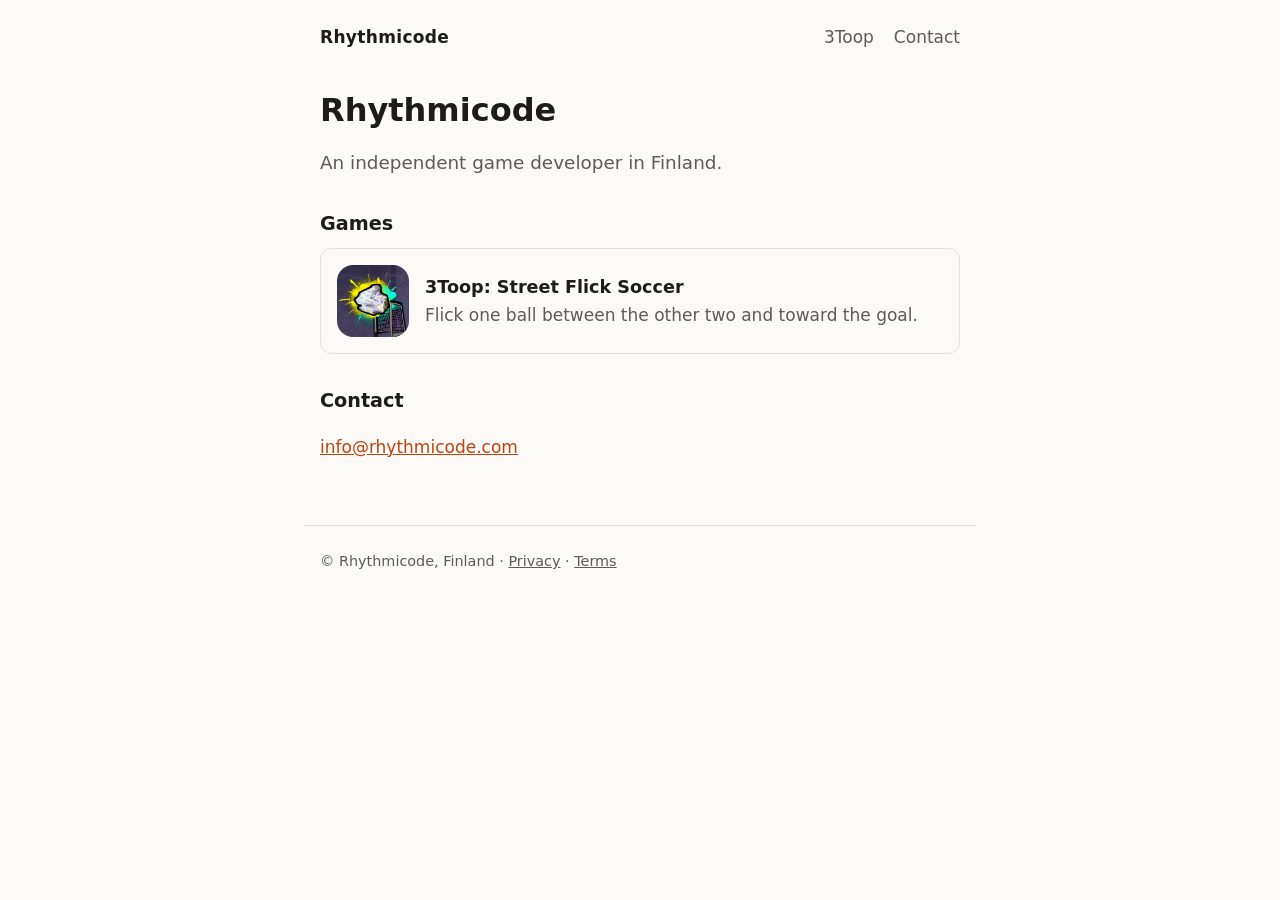
<file: index.html>
<!doctype html>
<html lang="en">
<head>
  <meta charset="utf-8">
  <meta name="viewport" content="width=device-width, initial-scale=1">
  <title>Rhythmicode</title>
  <meta name="description" content="Rhythmicode is an independent game developer in Finland, making 3Toop: Street Flick Soccer.">
  <link rel="icon" href="/3toop/icon.png?v=2">
  <link rel="stylesheet" href="/style.css">
</head>
<body>
  <header>
    <a class="brand" href="/">Rhythmicode</a>
    <nav>
      <a href="/3toop/">3Toop</a>
      <a href="mailto:info@rhythmicode.com">Contact</a>
    </nav>
  </header>
  <main>
    <h1>Rhythmicode</h1>
    <p class="lede">An independent game developer in Finland.</p>

    <h2>Games</h2>
    <a class="card" href="/3toop/">
      <img src="/3toop/icon.png?v=2" alt="">
      <div>
        <strong>3Toop: Street Flick Soccer</strong>
        <span>Flick one ball between the other two and toward the goal.</span>
      </div>
    </a>

    <h2>Contact</h2>
    <p><a href="mailto:info@rhythmicode.com">info@rhythmicode.com</a></p>
  </main>
  <footer>
    © Rhythmicode, Finland ·
    <a href="/3toop/privacy/">Privacy</a> ·
    <a href="/3toop/terms/">Terms</a>
  </footer>
</body>
</html>
</file>
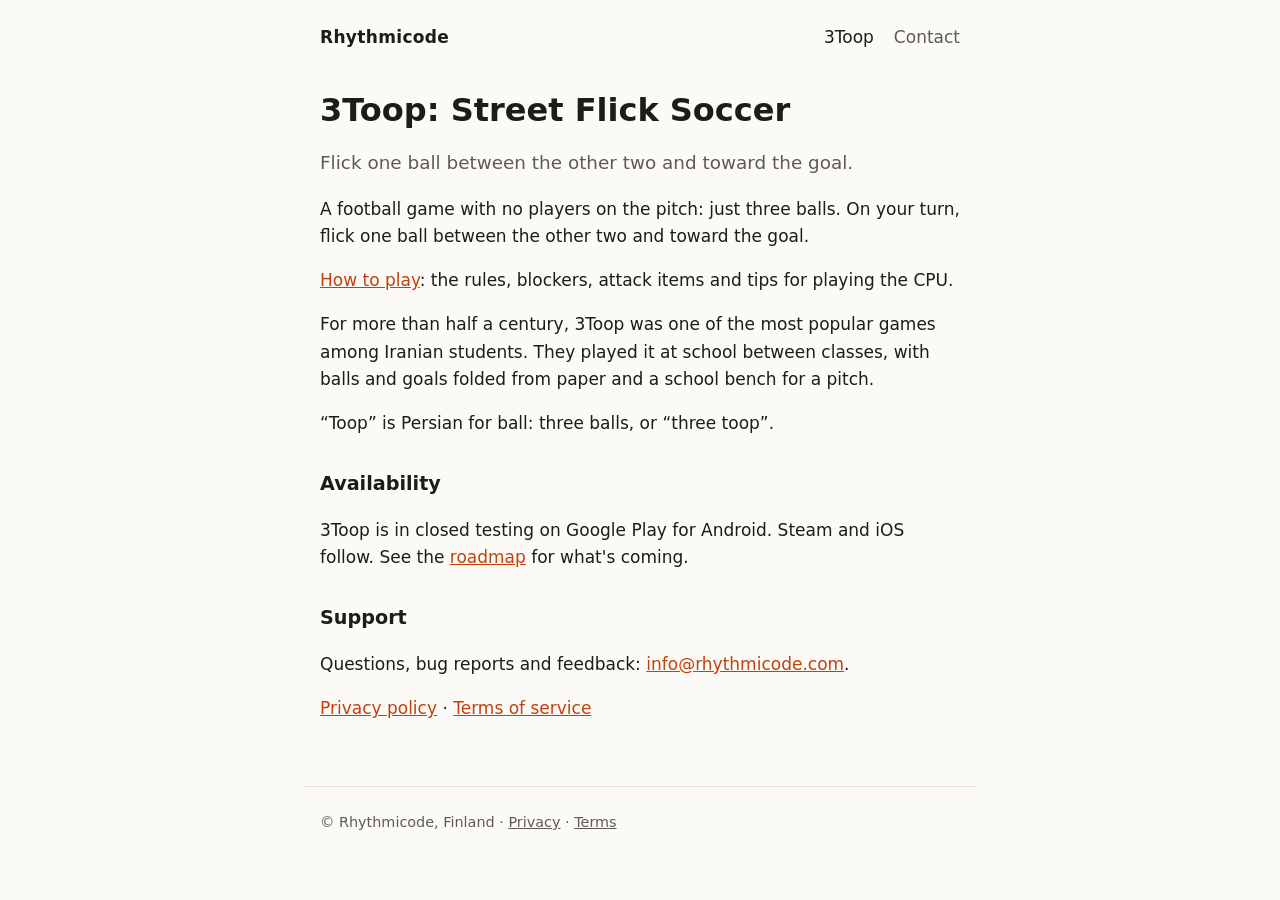
<file: 3toop/index.html>
<!doctype html>
<html lang="en">
<head>
  <meta charset="utf-8">
  <meta name="viewport" content="width=device-width, initial-scale=1">
  <title>3Toop: Street Flick Soccer</title>
  <meta name="description" content="A football game with no players on the pitch: just three balls.">
  <link rel="icon" href="/3toop/icon.png?v=2">
  <link rel="stylesheet" href="/style.css">
</head>
<body>
  <header>
    <a class="brand" href="/">Rhythmicode</a>
    <nav>
      <a href="/3toop/" aria-current="page">3Toop</a>
      <a href="mailto:info@rhythmicode.com">Contact</a>
    </nav>
  </header>
  <main>
    <h1>3Toop: Street Flick Soccer</h1>
    <p class="lede">Flick one ball between the other two and toward the goal.</p>

    <p>A football game with no players on the pitch: just three balls. On your
    turn, flick one ball between the other two and toward the goal.</p>

    <p><a href="/3toop/how-to-play/">How to play</a>: the rules, blockers,
    attack items and tips for playing the CPU.</p>

    <p>For more than half a century, 3Toop was one of the most popular games
    among Iranian students. They played it at school between classes, with
    balls and goals folded from paper and a school bench for a pitch.</p>

    <p>“Toop” is Persian for ball: three balls, or “three toop”.</p>

    <h2>Availability</h2>
    <p>3Toop is in closed testing on Google Play for Android. Steam and iOS
    follow. See the <a href="/3toop/roadmap/">roadmap</a> for what's coming.</p>

    <h2>Support</h2>
    <p>Questions, bug reports and feedback:
    <a href="mailto:info@rhythmicode.com">info@rhythmicode.com</a>.</p>

    <p><a href="/3toop/privacy/">Privacy policy</a> ·
    <a href="/3toop/terms/">Terms of service</a></p>
  </main>
  <footer>
    © Rhythmicode, Finland ·
    <a href="/3toop/privacy/">Privacy</a> ·
    <a href="/3toop/terms/">Terms</a>
  </footer>
</body>
</html>
</file>
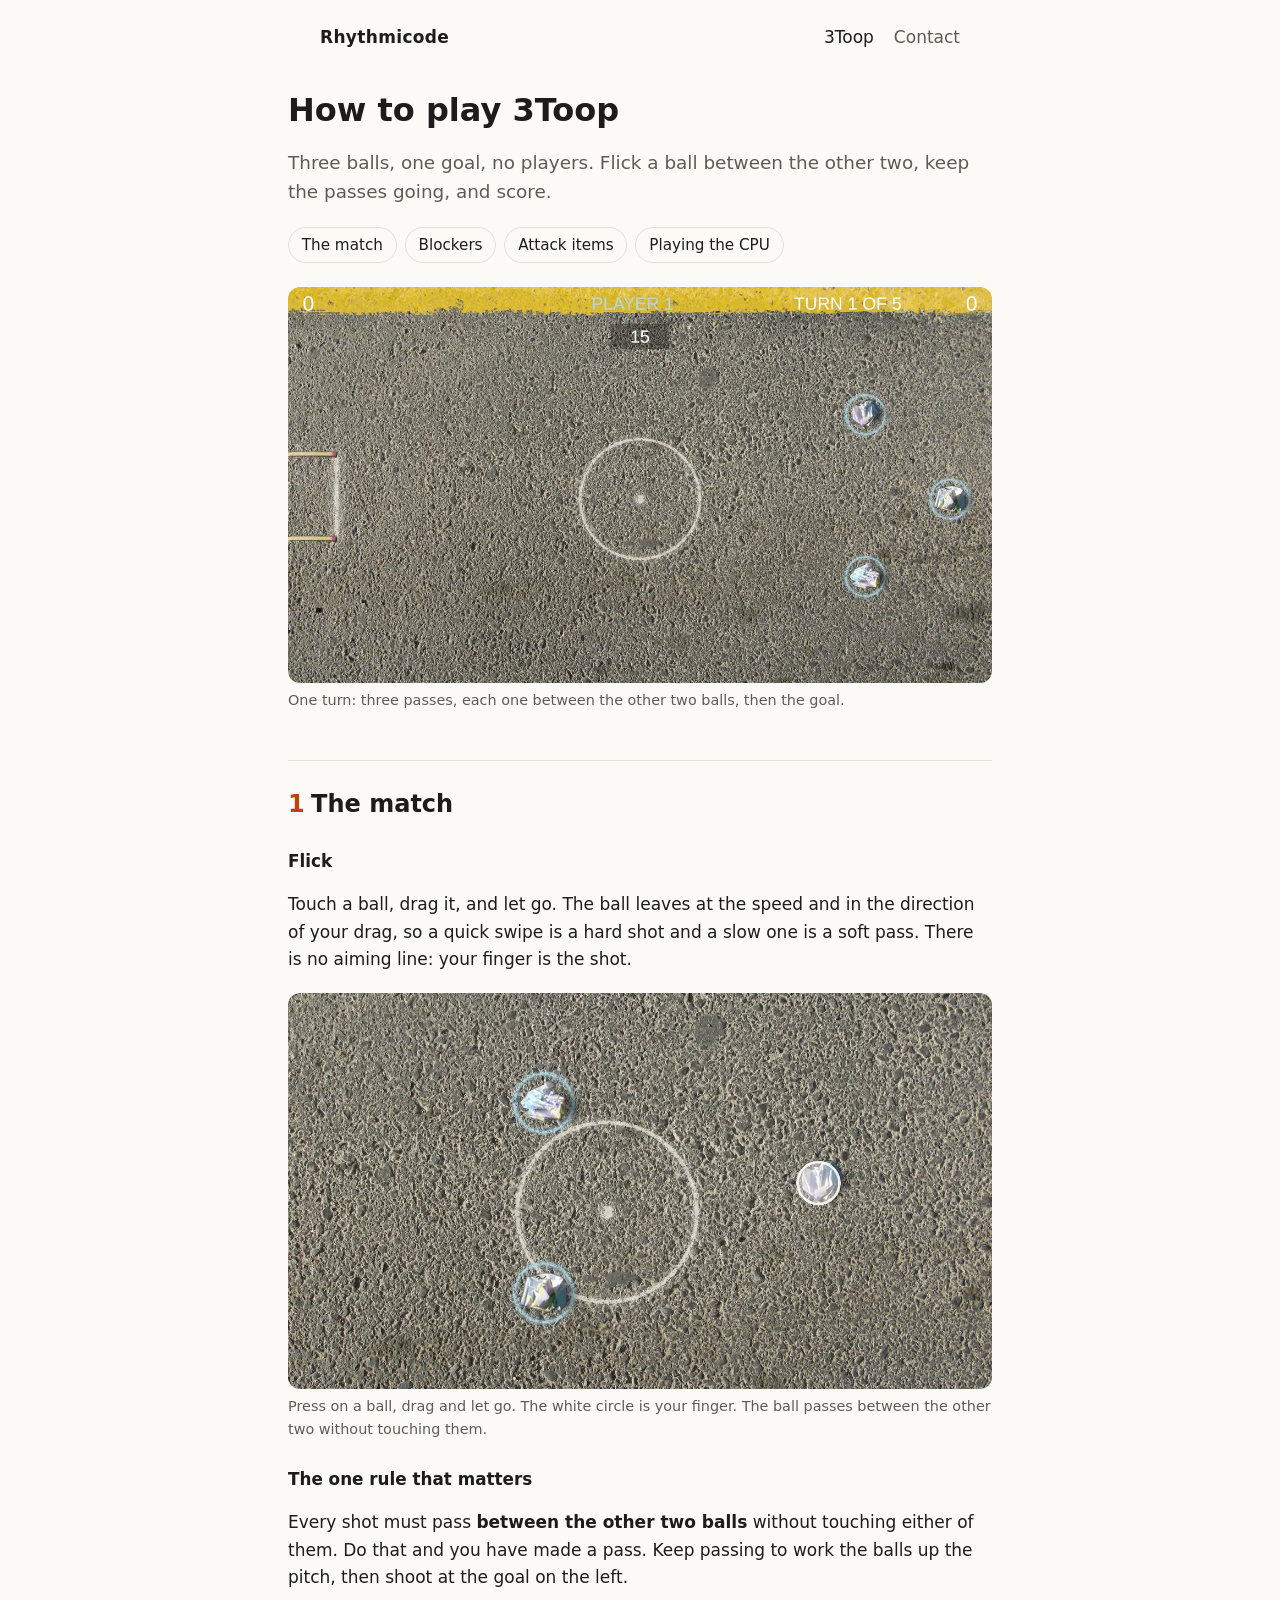
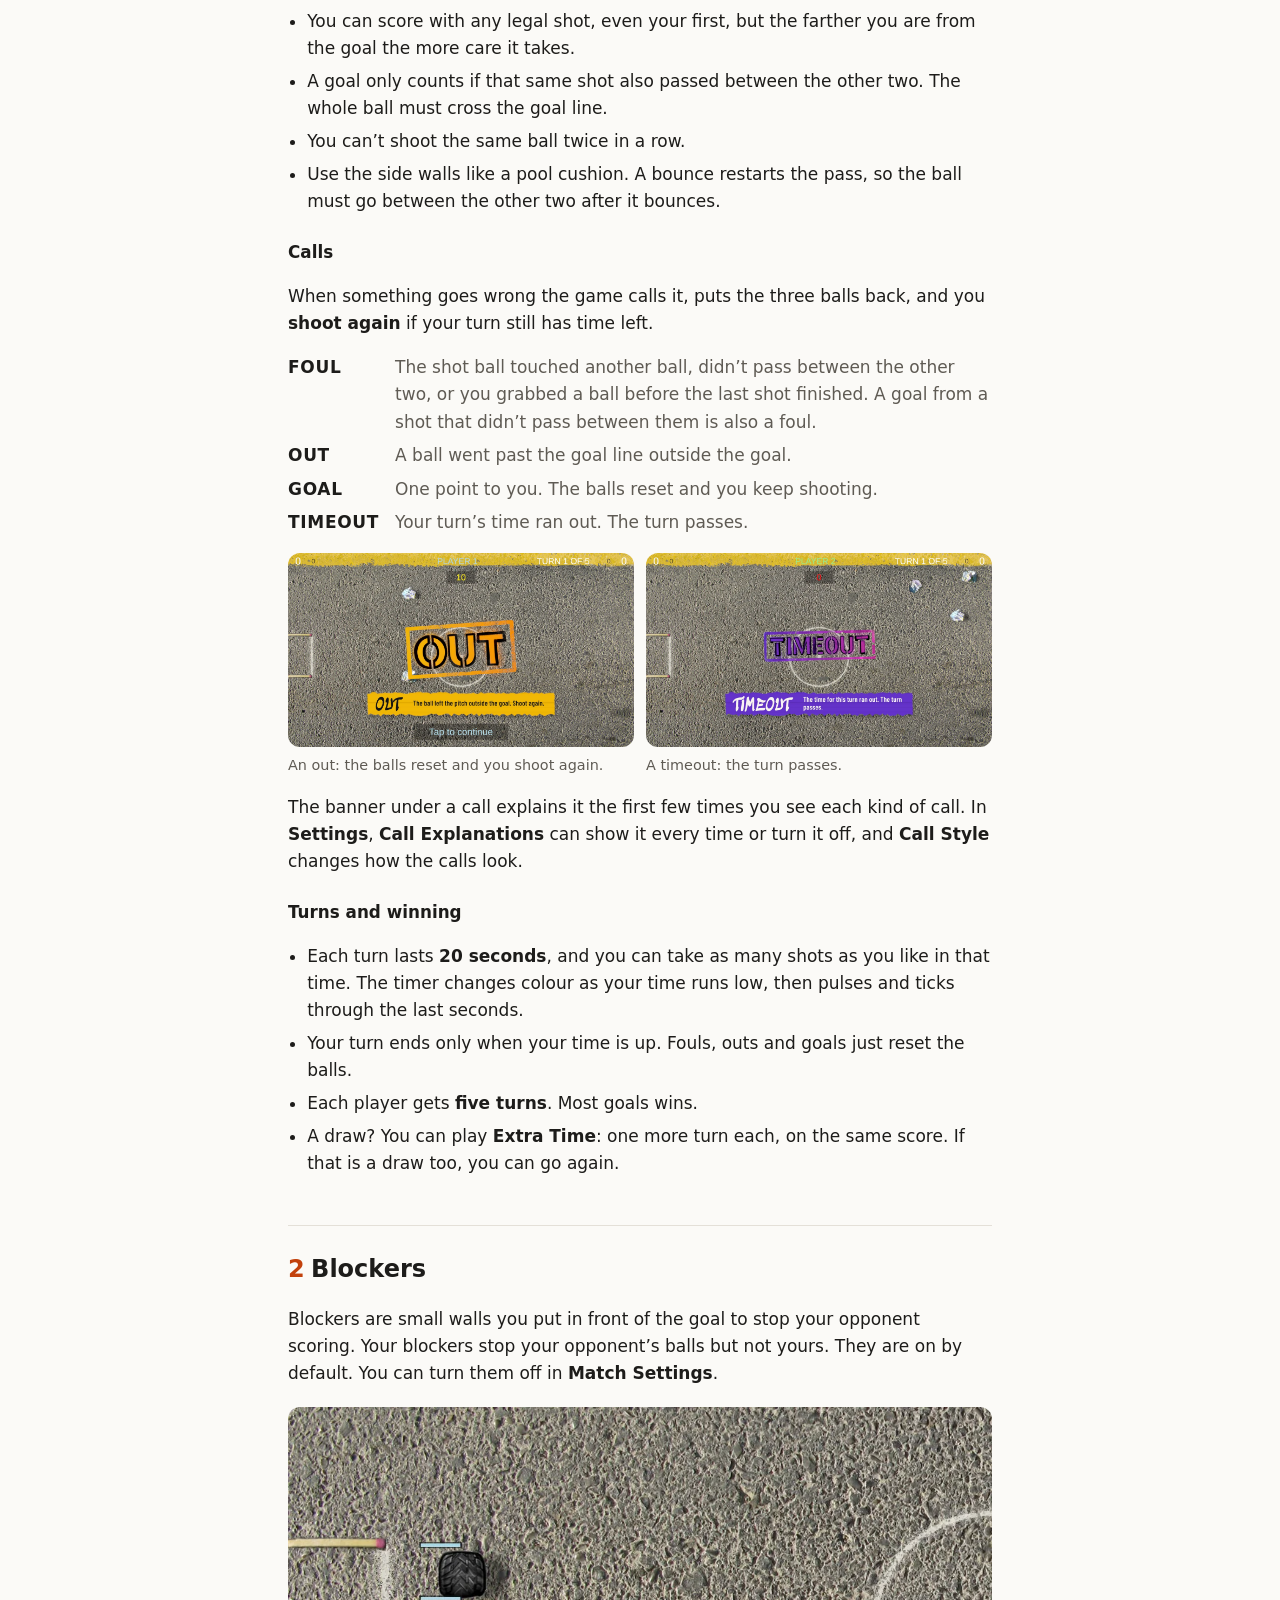
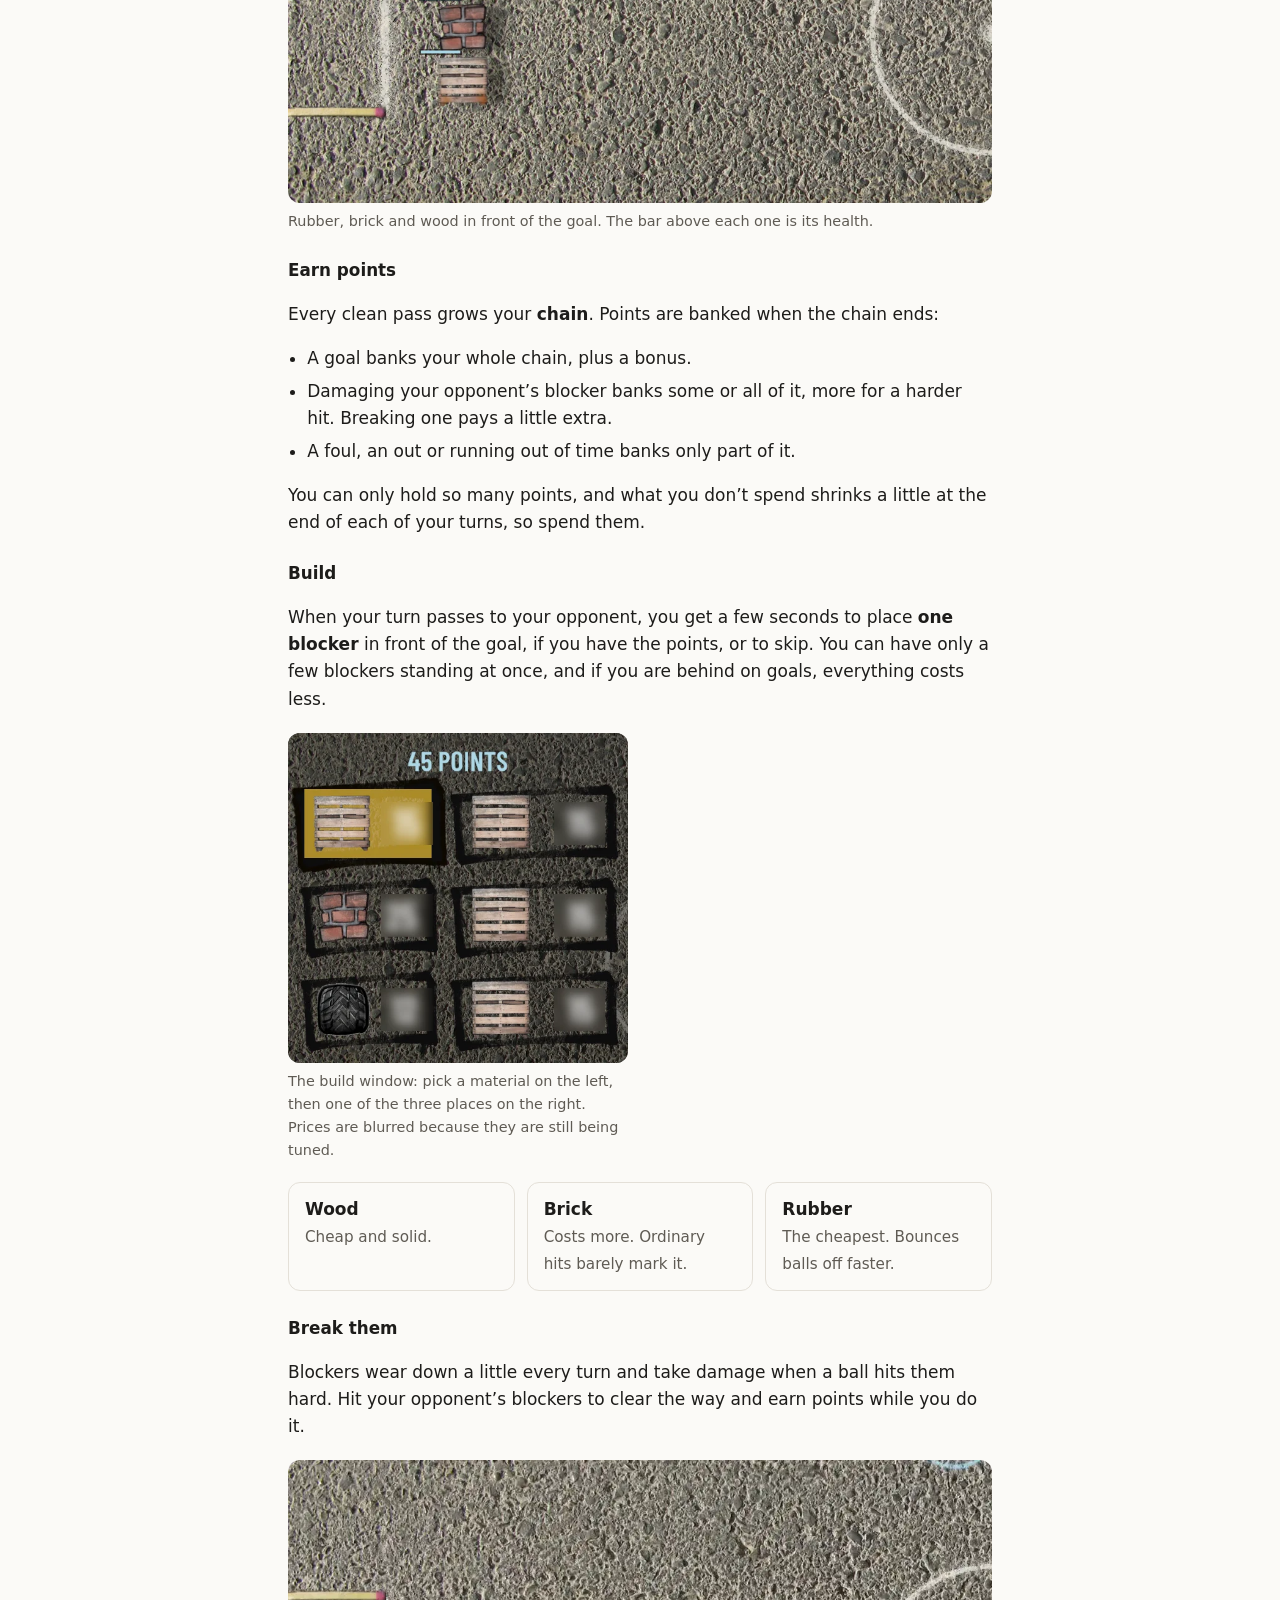
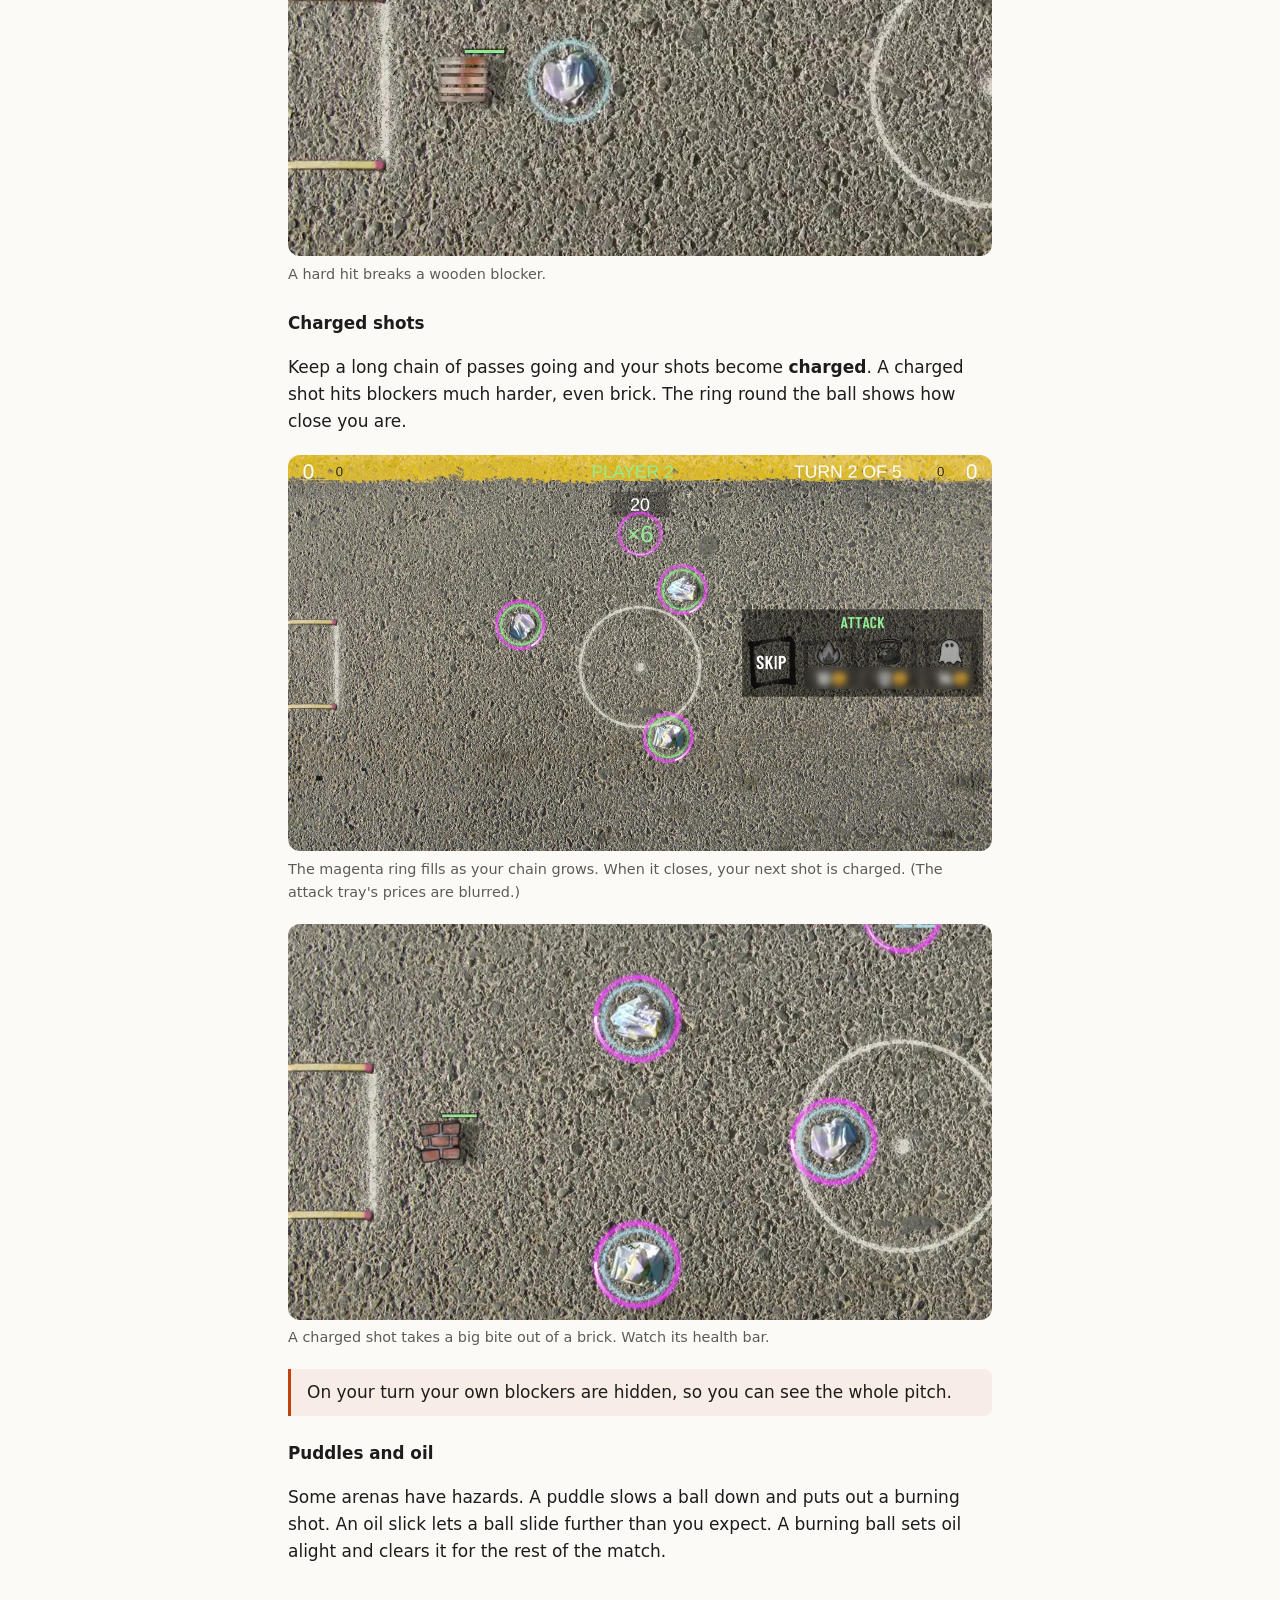
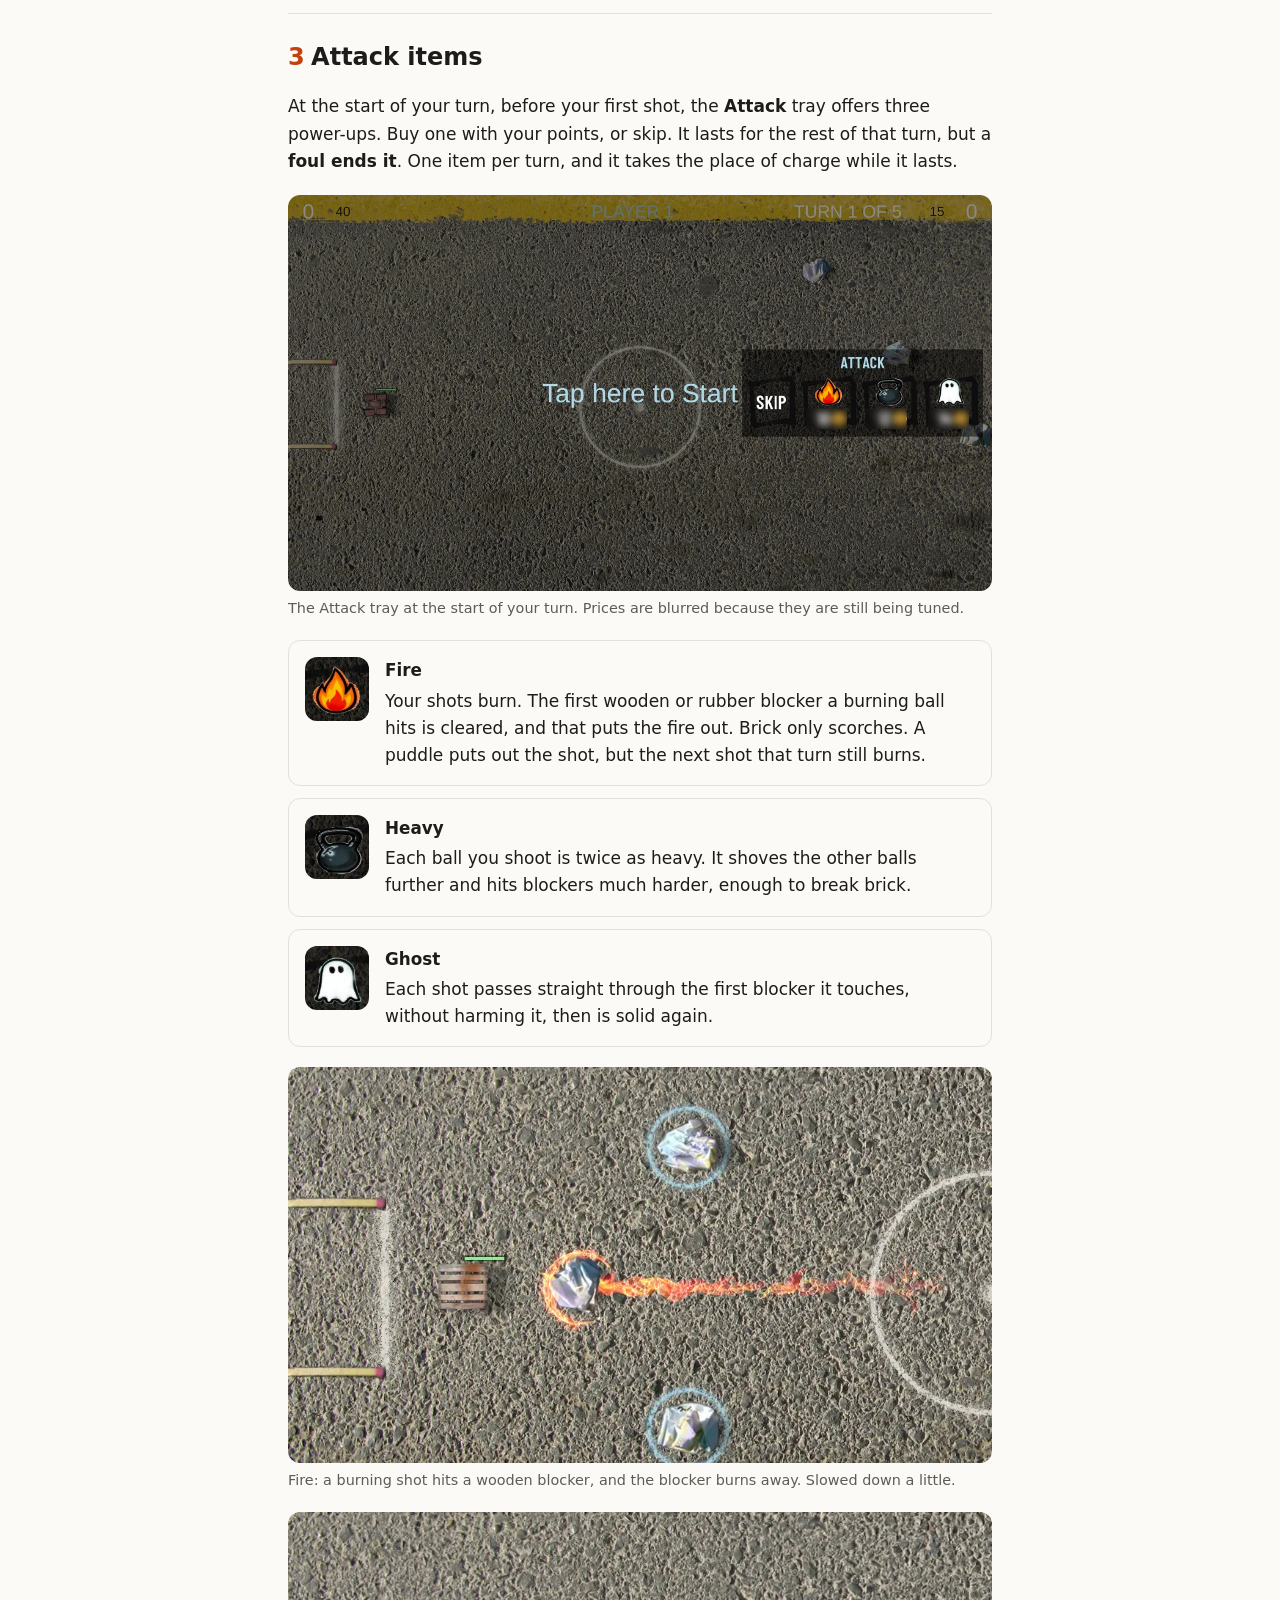
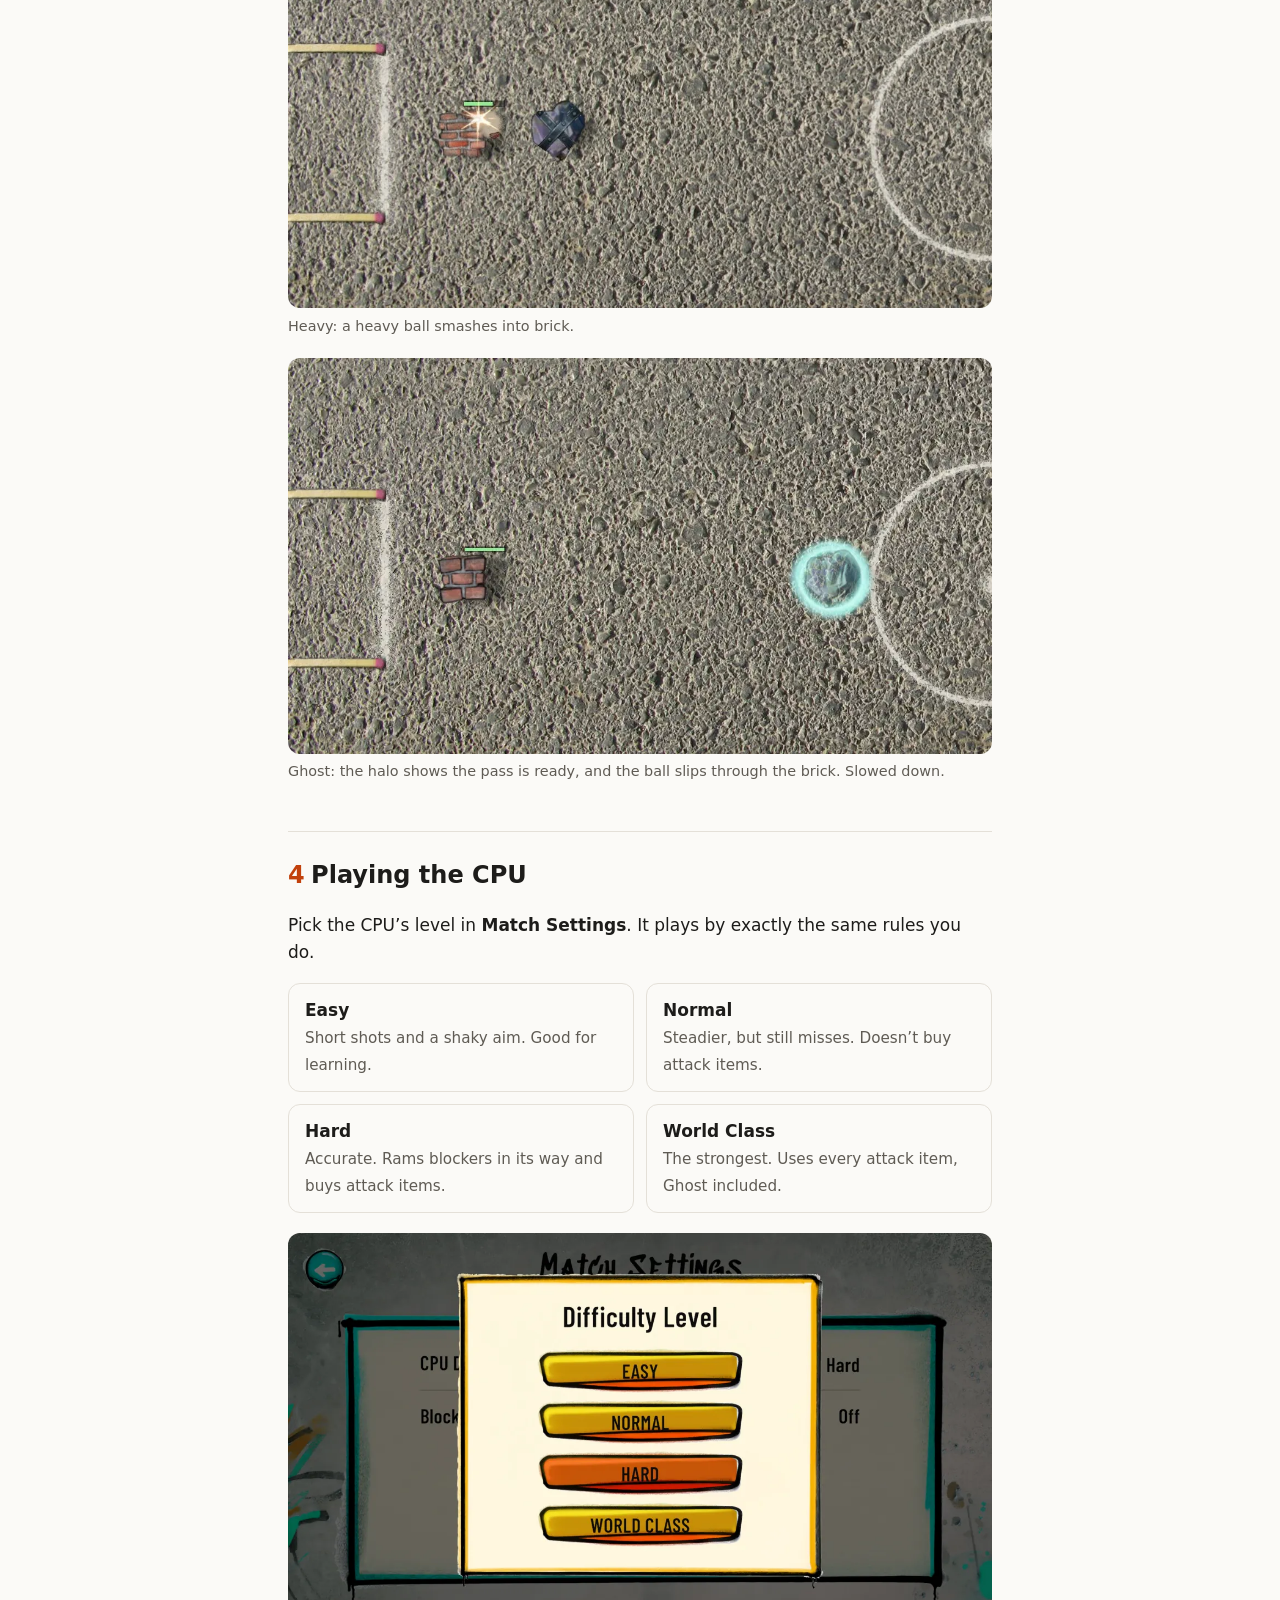
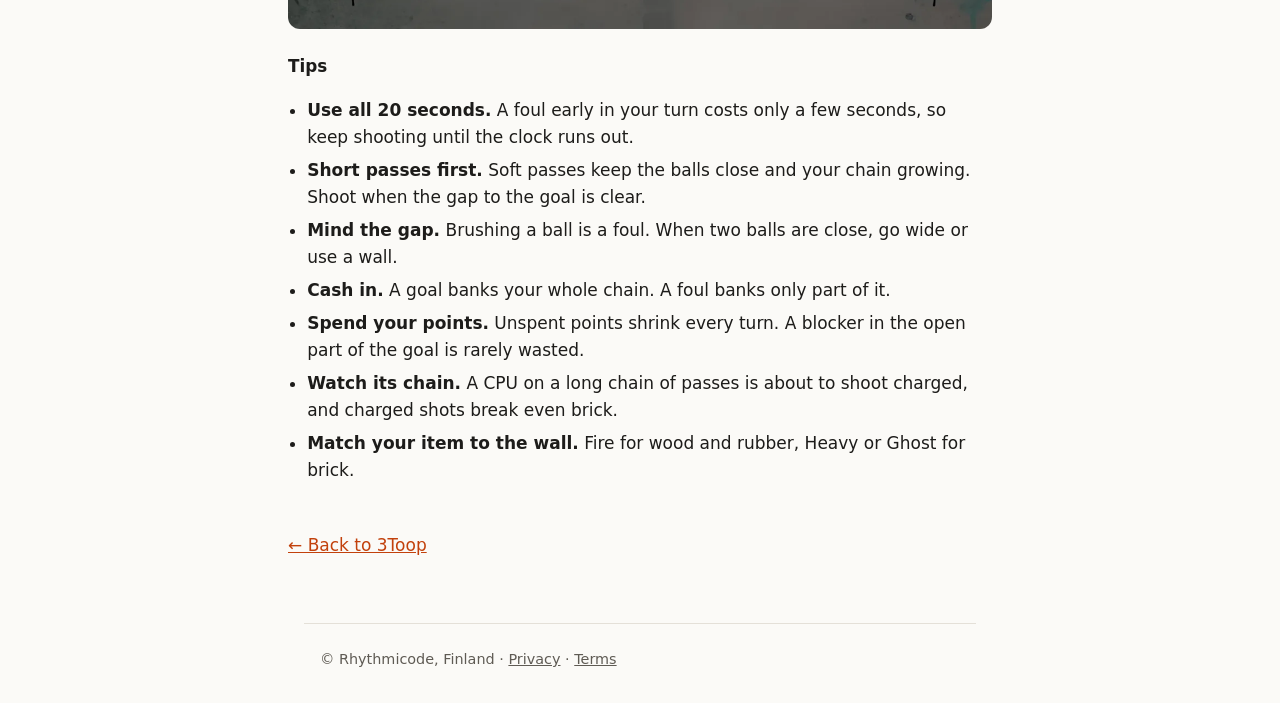
<file: 3toop/how-to-play/index.html>
<!doctype html>
<html lang="en">
<head>
  <meta charset="utf-8">
  <meta name="viewport" content="width=device-width, initial-scale=1">
  <title>How to play 3Toop</title>
  <meta name="description" content="The rules of 3Toop: Street Flick Soccer, with blockers, attack items and tips for playing the CPU.">
  <link rel="icon" href="/3toop/icon.png?v=2">
  <link rel="stylesheet" href="/style.css">
  <style>
    main { max-width: 46rem; }
    .toc { display: flex; flex-wrap: wrap; gap: 0.5rem; margin: 1.25rem 0 0.5rem; padding: 0; list-style: none; }
    .toc a {
      display: inline-block; padding: 0.3rem 0.8rem; border: 1px solid var(--rule);
      border-radius: 999px; color: var(--fg); text-decoration: none; font-size: 0.95rem;
    }
    .toc a:hover { border-color: var(--accent); color: var(--accent); }
    section { scroll-margin-top: 1rem; }
    section h2 {
      font-size: 1.5rem; margin: 3rem 0 0.75rem; padding-top: 1.5rem;
      border-top: 1px solid var(--rule);
    }
    h2 .num { color: var(--accent); margin-right: 0.4rem; }
    h3 { font-size: 1.05rem; margin: 1.5rem 0 0.25rem; }
    figure { margin: 1.25rem 0; }
    figure img, figure video {
      display: block; width: 100%; height: auto; border-radius: 12px;
      background: #3a3936; aspect-ratio: 16 / 9; object-fit: cover;
    }
    figcaption { color: var(--muted); font-size: 0.9rem; margin-top: 0.4rem; }
    figure.tray { max-width: 340px; }
    figure.tray img { aspect-ratio: auto; object-fit: contain; }
    .pair { display: grid; grid-template-columns: 1fr 1fr; gap: 0.75rem; }
    .pair figure { margin: 0; }
    .hero { margin-top: 1.5rem; }
    ul.rules { padding-left: 1.2rem; }
    ul.rules li { margin: 0.35rem 0; }
    .calls { display: grid; grid-template-columns: max-content 1fr; gap: 0.4rem 1rem; margin: 1rem 0; }
    .calls dt { font-weight: 700; letter-spacing: 0.04em; }
    .calls dd { margin: 0; color: var(--muted); }
    .callout {
      border-left: 3px solid var(--accent); padding: 0.6rem 1rem; margin: 1.25rem 0;
      background: color-mix(in srgb, var(--accent) 7%, transparent); border-radius: 0 8px 8px 0;
    }
    .items { display: grid; gap: 0.75rem; margin: 1rem 0; }
    .item {
      display: grid; grid-template-columns: 64px 1fr; gap: 1rem; align-items: start;
      padding: 1rem; border: 1px solid var(--rule); border-radius: 12px;
    }
    .item img { width: 64px; height: 64px; border-radius: 12px; }
    .item h3 { margin: 0 0 0.2rem; }
    .item p { margin: 0; }
    .levels { display: grid; grid-template-columns: repeat(2, 1fr); gap: 0.75rem; margin: 1rem 0; }
    .level { padding: 0.8rem 1rem; border: 1px solid var(--rule); border-radius: 12px; }
    .level strong { display: block; }
    .level span { color: var(--muted); font-size: 0.95rem; }
    .materials { display: grid; grid-template-columns: repeat(3, 1fr); gap: 0.75rem; margin: 1rem 0; }
    .material { padding: 0.8rem 1rem; border: 1px solid var(--rule); border-radius: 12px; }
    .material strong { display: block; }
    .material span { color: var(--muted); font-size: 0.95rem; }
    @media (max-width: 560px) {
      .pair, .materials, .levels { grid-template-columns: 1fr; }
      .calls { grid-template-columns: 1fr; gap: 0.1rem; }
      .calls dd { margin-bottom: 0.5rem; }
      .item { grid-template-columns: 48px 1fr; }
      .item img { width: 48px; height: 48px; }
    }
  </style>
</head>
<body>
  <header>
    <a class="brand" href="/">Rhythmicode</a>
    <nav>
      <a href="/3toop/" aria-current="page">3Toop</a>
      <a href="mailto:info@rhythmicode.com">Contact</a>
    </nav>
  </header>
  <main>
    <h1>How to play 3Toop</h1>
    <p class="lede">Three balls, one goal, no players. Flick a ball between the
    other two, keep the passes going, and score.</p>

    <ul class="toc">
      <li><a href="#match">The match</a></li>
      <li><a href="#blockers">Blockers</a></li>
      <li><a href="#attack">Attack items</a></li>
      <li><a href="#cpu">Playing the CPU</a></li>
    </ul>

    <figure class="hero">
      <video src="img/goal.mp4" poster="img/goal-poster.webp" autoplay muted loop playsinline
        aria-label="Three passes, each ball going between the other two, then a shot into the goal and GOAL"></video>
      <figcaption>One turn: three passes, each one between the other two balls, then the goal.</figcaption>
    </figure>

    <section id="match">
      <h2><span class="num">1</span>The match</h2>

      <h3>Flick</h3>
      <p>Touch a ball, drag it, and let go. The ball leaves at the speed and in
      the direction of your drag, so a quick swipe is a hard shot and a slow
      one is a soft pass. There is no aiming line: your finger is the shot.</p>

      <figure>
        <video src="img/flick.mp4" poster="img/flick-poster.webp" autoplay muted loop playsinline
          aria-label="A finger presses a ball, drags it and lets go, and the ball passes between the other two"></video>
        <figcaption>Press on a ball, drag and let go. The white circle is your finger. The ball passes between the other two without touching them.</figcaption>
      </figure>

      <h3>The one rule that matters</h3>
      <p>Every shot must pass <strong>between the other two balls</strong>
      without touching either of them. Do that and you have made a pass. Keep
      passing to work the balls up the pitch, then shoot at the goal on the
      left.</p>
      <ul class="rules">
        <li>You can score with any legal shot, even your first, but the farther
          you are from the goal the more care it takes.</li>
        <li>A goal only counts if that same shot also passed between the other
          two. The whole ball must cross the goal line.</li>
        <li>You can’t shoot the same ball twice in a row.</li>
        <li>Use the side walls like a pool cushion. A bounce restarts the
          pass, so the ball must go between the other two after it bounces.</li>
      </ul>

      <h3>Calls</h3>
      <p>When something goes wrong the game calls it, puts the three balls back,
      and you <strong>shoot again</strong> if your turn still has time left.</p>
      <dl class="calls">
        <dt>FOUL</dt>
        <dd>The shot ball touched another ball, didn’t pass between the other
          two, or you grabbed a ball before the last shot finished. A goal
          from a shot that didn’t pass between them is also a foul.</dd>
        <dt>OUT</dt>
        <dd>A ball went past the goal line outside the goal.</dd>
        <dt>GOAL</dt>
        <dd>One point to you. The balls reset and you keep shooting.</dd>
        <dt>TIMEOUT</dt>
        <dd>Your turn’s time ran out. The turn passes.</dd>
      </dl>

      <div class="pair">
        <figure>
          <img src="img/out.webp" width="1280" height="720" loading="lazy"
            alt="An OUT call over the pitch, with the banner: the ball left the pitch outside the goal, shoot again">
          <figcaption>An out: the balls reset and you shoot again.</figcaption>
        </figure>
        <figure>
          <img src="img/timeout.webp" width="1280" height="720" loading="lazy"
            alt="A TIMEOUT call, with the banner: the time for this turn ran out, the turn passes">
          <figcaption>A timeout: the turn passes.</figcaption>
        </figure>
      </div>
      <p>The banner under a call explains it the first few times you see each
      kind of call. In <strong>Settings</strong>, <strong>Call
      Explanations</strong> can show it every time or turn it off, and
      <strong>Call Style</strong> changes how the calls look.</p>

      <h3>Turns and winning</h3>
      <ul class="rules">
        <li>Each turn lasts <strong>20 seconds</strong>, and you can take as many
          shots as you like in that time. The timer changes colour as
          your time runs low, then pulses and ticks through the last
          seconds.</li>
        <li>Your turn ends only when your time is up. Fouls, outs and goals
          just reset the balls.</li>
        <li>Each player gets <strong>five turns</strong>. Most goals wins.</li>
        <li>A draw? You can play <strong>Extra Time</strong>: one more turn
          each, on the same score. If that is a draw too, you can go again.</li>
      </ul>
    </section>

    <section id="blockers">
      <h2><span class="num">2</span>Blockers</h2>
      <p>Blockers are small walls you put in front of the goal to stop your
      opponent scoring. Your blockers stop your opponent’s balls but not yours.
      They are on by default. You can turn them off in <strong>Match
      Settings</strong>.</p>

      <figure>
        <img src="img/blockers.webp" width="960" height="540" loading="lazy"
          alt="Three blockers in front of the goal: rubber, brick and wood, each with a health bar">
        <figcaption>Rubber, brick and wood in front of the goal. The bar above each one is its health.</figcaption>
      </figure>

      <h3>Earn points</h3>
      <p>Every clean pass grows your <strong>chain</strong>. Points are banked
      when the chain ends:</p>
      <ul class="rules">
        <li>A goal banks your whole chain, plus a bonus.</li>
        <li>Damaging your opponent’s blocker banks some or all of it, more for a
          harder hit. Breaking one pays a little extra.</li>
        <li>A foul, an out or running out of time banks only part of it.</li>
      </ul>
      <p>You can only hold so many points, and what you don’t spend shrinks a
      little at the end of each of your turns, so spend them.</p>

      <h3>Build</h3>
      <p>When your turn passes to your opponent, you get a few seconds to place
      <strong>one blocker</strong> in front of the goal, if you have the
      points, or to skip. You can have only a few blockers standing at once,
      and if you are behind on goals, everything costs less.</p>

      <figure class="tray">
        <img src="img/build-tray.webp" width="540" height="525" loading="lazy"
          alt="The build window: your points at the top, three materials on the left and three places on the right">
        <figcaption>The build window: pick a material on the left, then one of the three places on
        the right. Prices are blurred because they are still being tuned.</figcaption>
      </figure>

      <div class="materials">
        <div class="material"><strong>Wood</strong><span>Cheap and solid.</span></div>
        <div class="material"><strong>Brick</strong><span>Costs more. Ordinary hits barely mark it.</span></div>
        <div class="material"><strong>Rubber</strong><span>The cheapest. Bounces balls off faster.</span></div>
      </div>

      <h3>Break them</h3>
      <p>Blockers wear down a little every turn and take damage when a ball hits
      them hard. Hit your opponent’s blockers to clear the way and earn points
      while you do it.</p>

      <figure>
        <video src="img/blocker-break.mp4" poster="img/blocker-break-poster.webp" autoplay muted loop playsinline
          aria-label="A hard shot smashes a wooden blocker"></video>
        <figcaption>A hard hit breaks a wooden blocker.</figcaption>
      </figure>

      <h3>Charged shots</h3>
      <p>Keep a long chain of passes going and your shots become
      <strong>charged</strong>. A charged shot hits blockers much harder, even
      brick. The ring round the ball shows how close you are.</p>

      <figure>
        <img src="img/charge.webp" width="1280" height="720" loading="lazy"
          alt="At the start of a turn, magenta rings closed round each ball and round the ×6 chain counter under the timer">
        <figcaption>The magenta ring fills as your chain grows. When it closes, your next shot is charged. (The attack tray's prices are blurred.)</figcaption>
      </figure>

      <figure>
        <video src="img/charge-brick.mp4" poster="img/charge-brick-poster.webp" autoplay muted loop playsinline
          aria-label="A charged ball hits a brick blocker, and the brick's health bar drops sharply"></video>
        <figcaption>A charged shot takes a big bite out of a brick. Watch its health bar.</figcaption>
      </figure>

      <div class="callout">On your turn your own blockers are hidden, so you can
      see the whole pitch.</div>

      <h3>Puddles and oil</h3>
      <p>Some arenas have hazards. A puddle slows a ball down and puts out a
      burning shot. An oil slick lets a ball slide further than you expect. A
      burning ball sets oil alight and clears it for the rest of the match.</p>
    </section>

    <section id="attack">
      <h2><span class="num">3</span>Attack items</h2>
      <p>At the start of your turn, before your first shot, the
      <strong>Attack</strong> tray offers three power-ups. Buy one with your
      points, or skip. It lasts for the rest of that turn, but a
      <strong>foul ends it</strong>. One item per turn, and it takes the place
      of charge while it lasts.</p>

      <figure>
        <img src="img/attack-tray.webp" width="1280" height="720" loading="lazy"
          alt="The start of a turn: Tap here to Start, and the Attack tray with Skip, fire, Heavy and Ghost">
        <figcaption>The Attack tray at the start of your turn. Prices are blurred because they are still being tuned.</figcaption>
      </figure>

      <div class="items">
        <div class="item">
          <img src="img/icon-fire.webp" width="100" height="100" alt="">
          <div>
            <h3>Fire</h3>
            <p>Your shots burn. The first wooden or rubber blocker a burning
            ball hits is cleared, and that puts the fire out. Brick only
            scorches. A puddle puts out the shot, but the next shot that turn
            still burns.</p>
          </div>
        </div>
        <div class="item">
          <img src="img/icon-heavy.webp" width="100" height="100" alt="">
          <div>
            <h3>Heavy</h3>
            <p>Each ball you shoot is twice as heavy. It shoves the other balls
            further and hits blockers much harder, enough to break brick.</p>
          </div>
        </div>
        <div class="item">
          <img src="img/icon-ghost.webp" width="100" height="100" alt="">
          <div>
            <h3>Ghost</h3>
            <p>Each shot passes straight through the first blocker it touches,
            without harming it, then is solid again.</p>
          </div>
        </div>
      </div>

      <figure>
        <video src="img/fire-blocker.mp4" poster="img/fire-blocker-poster.webp" autoplay muted loop playsinline
          aria-label="A burning ball hits a wooden blocker, which chars and is cleared"></video>
        <figcaption>Fire: a burning shot hits a wooden blocker, and the blocker burns away. Slowed down a little.</figcaption>
      </figure>

      <figure>
        <img src="img/heavy.webp" width="960" height="540" loading="lazy"
          alt="A dark, heavy ball slams into a brick blocker in front of the goal">
        <figcaption>Heavy: a heavy ball smashes into brick.</figcaption>
      </figure>

      <figure>
        <video src="img/ghost.mp4" poster="img/ghost-poster.webp" autoplay muted loop playsinline
          aria-label="In slow motion, a ball with a pale halo slips straight through a brick blocker"></video>
        <figcaption>Ghost: the halo shows the pass is ready, and the ball slips through the brick. Slowed down.</figcaption>
      </figure>
    </section>

    <section id="cpu">
      <h2><span class="num">4</span>Playing the CPU</h2>
      <p>Pick the CPU’s level in <strong>Match Settings</strong>. It plays by
      exactly the same rules you do.</p>

      <div class="levels">
        <div class="level"><strong>Easy</strong><span>Short shots and a shaky aim. Good for learning.</span></div>
        <div class="level"><strong>Normal</strong><span>Steadier, but still misses. Doesn’t buy attack items.</span></div>
        <div class="level"><strong>Hard</strong><span>Accurate. Rams blockers in its way and buys attack items.</span></div>
        <div class="level"><strong>World Class</strong><span>The strongest. Uses every attack item, Ghost included.</span></div>
      </div>

      <figure>
        <img src="img/difficulty.webp" width="1280" height="720" loading="lazy"
          alt="The Difficulty Level menu: Easy, Normal, Hard, World Class">
      </figure>

      <h3>Tips</h3>
      <ul class="rules">
        <li><strong>Use all 20 seconds.</strong> A foul early in your turn costs
          only a few seconds, so keep shooting until the clock runs out.</li>
        <li><strong>Short passes first.</strong> Soft passes keep the balls close
          and your chain growing. Shoot when the gap to the goal is clear.</li>
        <li><strong>Mind the gap.</strong> Brushing a ball is a foul. When two
          balls are close, go wide or use a wall.</li>
        <li><strong>Cash in.</strong> A goal banks your whole chain. A foul
          banks only part of it.</li>
        <li><strong>Spend your points.</strong> Unspent points shrink every
          turn. A blocker in the open part of the goal is rarely wasted.</li>
        <li><strong>Watch its chain.</strong> A CPU on a long chain of passes is
          about to shoot charged, and charged shots break even brick.</li>
        <li><strong>Match your item to the wall.</strong> Fire for wood and
          rubber, Heavy or Ghost for brick.</li>
      </ul>
    </section>

    <p style="margin-top:3rem"><a href="/3toop/">← Back to 3Toop</a></p>
  </main>
  <footer>
    © Rhythmicode, Finland ·
    <a href="/3toop/privacy/">Privacy</a> ·
    <a href="/3toop/terms/">Terms</a>
  </footer>
</body>
</html>
</file>
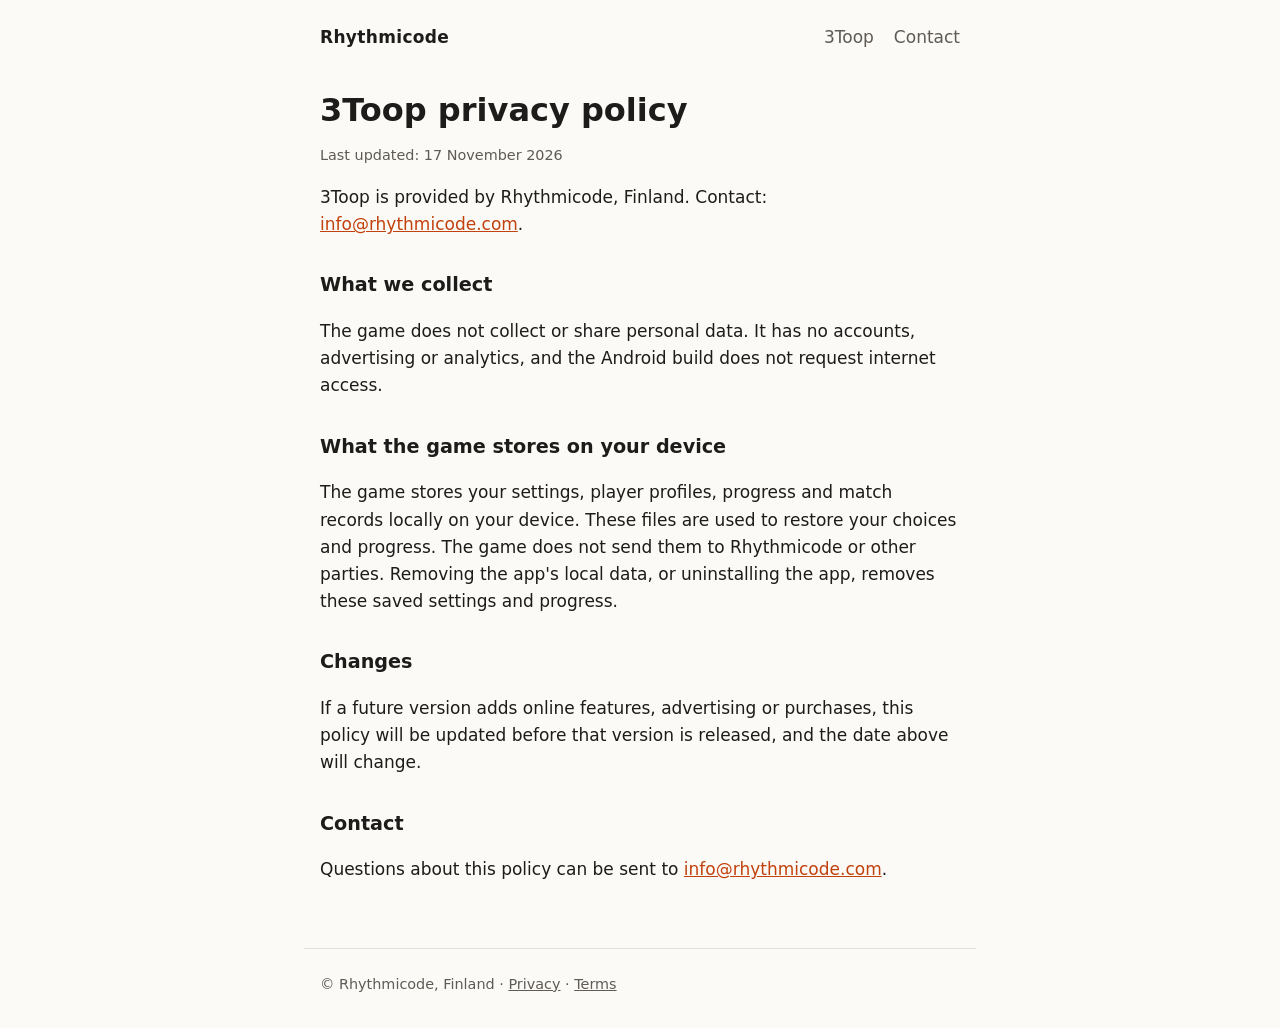
<file: 3toop/privacy/index.html>
<!doctype html>
<html lang="en">
<head>
  <meta charset="utf-8">
  <meta name="viewport" content="width=device-width, initial-scale=1">
  <title>3Toop Privacy Policy</title>
  <meta name="description" content="3Toop does not collect or share personal data.">
  <link rel="icon" href="/3toop/icon.png?v=2">
  <link rel="stylesheet" href="/style.css">
</head>
<body>
  <header>
    <a class="brand" href="/">Rhythmicode</a>
    <nav>
      <a href="/3toop/">3Toop</a>
      <a href="mailto:info@rhythmicode.com">Contact</a>
    </nav>
  </header>
  <main>
    <h1>3Toop privacy policy</h1>
    <p class="updated">Last updated: 17 November 2026</p>

    <p>3Toop is provided by Rhythmicode, Finland. Contact:
    <a href="mailto:info@rhythmicode.com">info@rhythmicode.com</a>.</p>

    <h2>What we collect</h2>
    <p>The game does not collect or share personal data. It has no accounts,
    advertising or analytics, and the Android build does not request internet
    access.</p>

    <h2>What the game stores on your device</h2>
    <p>The game stores your settings, player profiles, progress and match
    records locally on your device. These files are used to restore your
    choices and progress. The game does not send them to Rhythmicode or other
    parties. Removing the app's local data, or uninstalling the app, removes
    these saved settings and progress.</p>

    <h2>Changes</h2>
    <p>If a future version adds online features, advertising or purchases, this
    policy will be updated before that version is released, and the date above
    will change.</p>

    <h2>Contact</h2>
    <p>Questions about this policy can be sent to
    <a href="mailto:info@rhythmicode.com">info@rhythmicode.com</a>.</p>
  </main>
  <footer>
    © Rhythmicode, Finland ·
    <a href="/3toop/privacy/" aria-current="page">Privacy</a> ·
    <a href="/3toop/terms/">Terms</a>
  </footer>
</body>
</html>
</file>
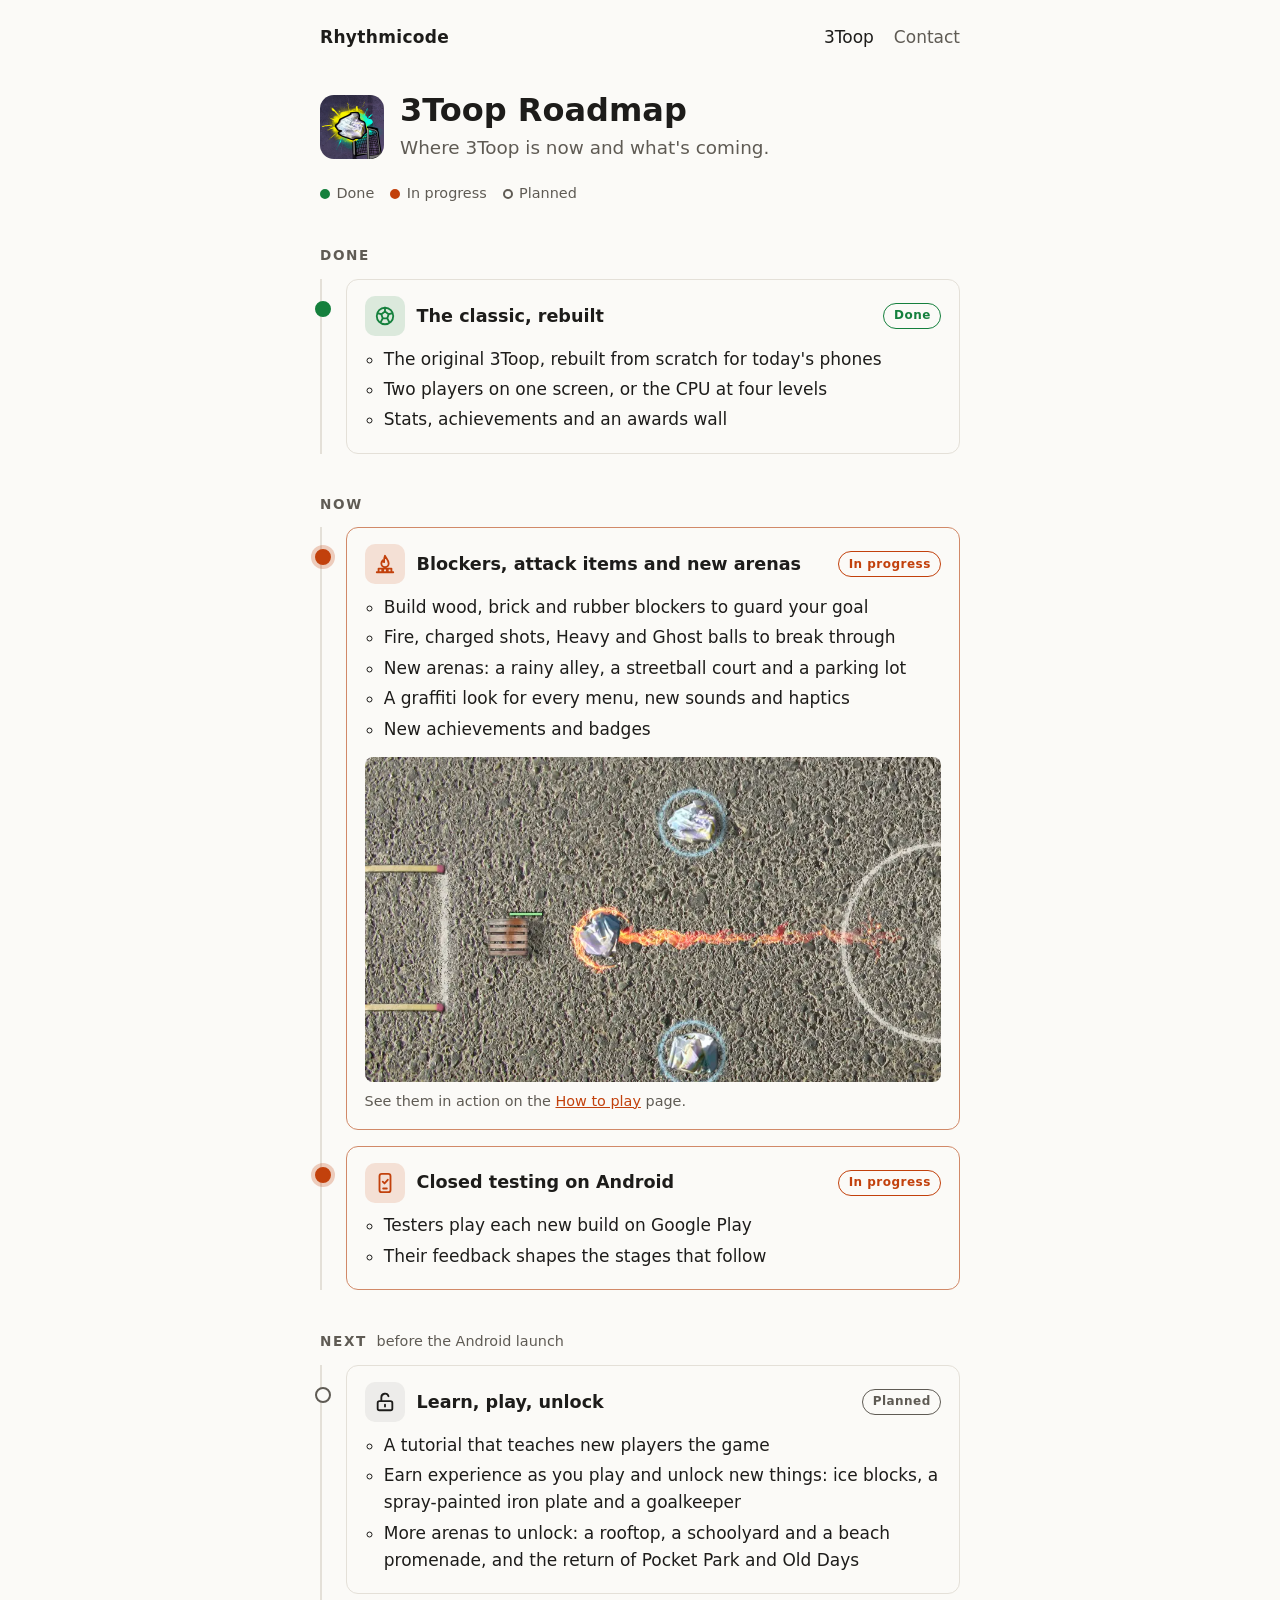
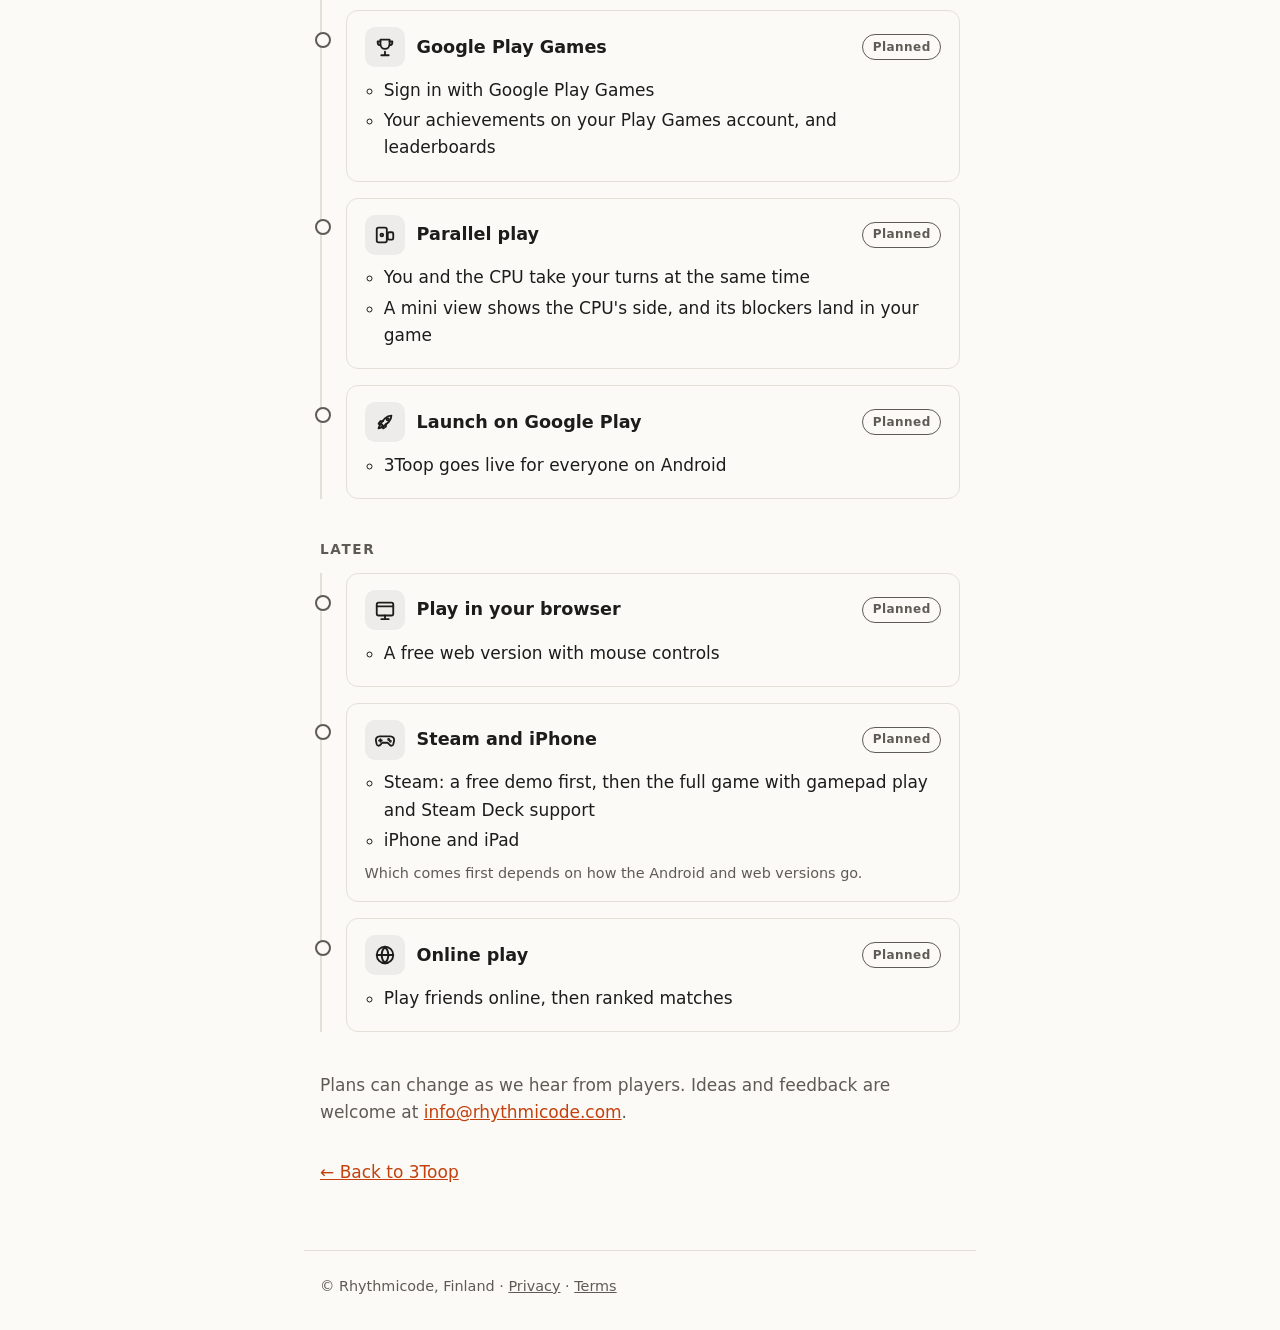
<file: 3toop/roadmap/index.html>
<!doctype html>
<html lang="en">
<head>
  <meta charset="utf-8">
  <meta name="viewport" content="width=device-width, initial-scale=1">
  <title>3Toop Roadmap</title>
  <meta name="description" content="Where 3Toop: Street Flick Soccer is now and what's coming next.">
  <link rel="icon" href="/3toop/icon.png?v=2">
  <link rel="stylesheet" href="/style.css">
  <style>
    :root { --done: #15803d; --now: var(--accent); --planned: var(--muted); }
    @media (prefers-color-scheme: dark) { :root { --done: #4ade80; } }

    .intro { display: flex; gap: 1rem; align-items: center; margin-top: 1rem; }
    .intro img { width: 64px; height: 64px; border-radius: 14px; flex: none; }
    .intro h1 { margin: 0; }
    .intro p { margin: 0.2rem 0 0; }

    .legend { display: flex; flex-wrap: wrap; gap: 0.5rem 1rem; margin: 1.25rem 0 0; padding: 0; list-style: none; font-size: 0.9rem; color: var(--muted); }
    .legend li { display: flex; align-items: center; gap: 0.4rem; }

    .group { margin-top: 2.5rem; }
    .group > h2 {
      display: flex; align-items: baseline; gap: 0.6rem; flex-wrap: wrap;
      font-size: 0.85rem; letter-spacing: 0.12em; text-transform: uppercase;
      color: var(--muted); margin: 0 0 0.75rem;
    }
    .group > h2 small { letter-spacing: 0; text-transform: none; font-weight: 400; font-size: 0.9rem; }

    ol.stages { list-style: none; margin: 0; padding: 0 0 0 1.5rem; border-left: 2px solid var(--rule); }
    .stage { position: relative; margin: 0 0 1rem; }
    .stage::before {
      content: ""; position: absolute; left: calc(-1.5rem - 7px); top: 1.35rem;
      width: 12px; height: 12px; border-radius: 50%;
      background: var(--bg); border: 2px solid var(--planned);
    }
    .stage.done::before { background: var(--done); border-color: var(--done); }
    .stage.now::before { background: var(--now); border-color: var(--now); box-shadow: 0 0 0 4px color-mix(in srgb, var(--now) 25%, transparent); }

    .card-s { border: 1px solid var(--rule); border-radius: 12px; padding: 1rem 1.1rem; }
    .stage.now .card-s { border-color: color-mix(in srgb, var(--now) 55%, var(--rule)); }
    .head { display: flex; align-items: center; gap: 0.75rem; }
    .icon {
      flex: none; width: 40px; height: 40px; border-radius: 10px;
      display: grid; place-items: center;
      background: color-mix(in srgb, var(--fg) 6%, transparent); color: var(--fg);
    }
    .stage.now .icon { background: color-mix(in srgb, var(--now) 14%, transparent); color: var(--now); }
    .stage.done .icon { background: color-mix(in srgb, var(--done) 14%, transparent); color: var(--done); }
    .icon svg { width: 22px; height: 22px; }
    .head h3 { margin: 0; font-size: 1.1rem; line-height: 1.3; flex: 1; }

    .status {
      flex: none; font-size: 0.75rem; font-weight: 600; letter-spacing: 0.04em;
      padding: 0.15rem 0.6rem; border-radius: 999px; white-space: nowrap;
      border: 1px solid currentColor; color: var(--planned);
    }
    .status.done { color: var(--done); }
    .status.now { color: var(--now); }

    .card-s ul { margin: 0.6rem 0 0; padding-left: 1.2rem; }
    .card-s li { margin: 0.2rem 0; }
    .note { color: var(--muted); font-size: 0.9rem; margin: 0.5rem 0 0; }

    .card-s figure { margin: 0.9rem 0 0; }
    .card-s figure img {
      display: block; width: 100%; height: auto; border-radius: 8px;
      aspect-ratio: 16 / 9; object-fit: cover; background: #3a3936;
    }

    .dot { width: 10px; height: 10px; border-radius: 50%; border: 2px solid var(--planned); }
    .dot.done { background: var(--done); border-color: var(--done); }
    .dot.now { background: var(--now); border-color: var(--now); }

    .changes { margin-top: 2.5rem; color: var(--muted); }

    @media (max-width: 480px) {
      ol.stages { padding-left: 1.1rem; }
      .stage::before { left: calc(-1.1rem - 7px); }
      .card-s { padding: 0.9rem; }
      .head { flex-wrap: wrap; }
      .head h3 { flex-basis: calc(100% - 52px); }
      .status { margin-left: 52px; }
    }
  </style>
</head>
<body>
  <header>
    <a class="brand" href="/">Rhythmicode</a>
    <nav>
      <a href="/3toop/" aria-current="page">3Toop</a>
      <a href="mailto:info@rhythmicode.com">Contact</a>
    </nav>
  </header>
  <main>
    <div class="intro">
      <img src="/3toop/icon.png?v=2" width="64" height="64" alt="">
      <div>
        <h1>3Toop Roadmap</h1>
        <p class="lede">Where 3Toop is now and what's coming.</p>
      </div>
    </div>

    <ul class="legend" aria-label="Status key">
      <li><span class="dot done"></span>Done</li>
      <li><span class="dot now"></span>In progress</li>
      <li><span class="dot"></span>Planned</li>
    </ul>

    <section class="group" aria-labelledby="g-done">
      <h2 id="g-done">Done</h2>
      <ol class="stages">
        <li class="stage done">
          <div class="card-s">
            <div class="head">
              <span class="icon" aria-hidden="true"><svg viewBox="0 0 24 24" fill="none" stroke="currentColor" stroke-width="2" stroke-linecap="round" stroke-linejoin="round"><circle cx="12" cy="12" r="9"/><path d="M12 7l4 3-1.5 4.5h-5L8 10z"/><path d="M12 7V3M16 10l4-1M14.5 14.5l2 4M9.5 14.5l-2 4M8 10L4 9"/></svg></span>
              <h3>The classic, rebuilt</h3>
              <span class="status done">Done</span>
            </div>
            <ul>
              <li>The original 3Toop, rebuilt from scratch for today's phones</li>
              <li>Two players on one screen, or the CPU at four levels</li>
              <li>Stats, achievements and an awards wall</li>
            </ul>
          </div>
        </li>
      </ol>
    </section>

    <section class="group" aria-labelledby="g-now">
      <h2 id="g-now">Now</h2>
      <ol class="stages">
        <li class="stage now">
          <div class="card-s">
            <div class="head">
              <span class="icon" aria-hidden="true"><svg viewBox="0 0 24 24" fill="none" stroke="currentColor" stroke-width="2" stroke-linecap="round" stroke-linejoin="round"><path d="M12 3c1 3 4 4.5 4 8.5a4 4 0 0 1-8 0c0-1.6.7-2.7 1.5-3.5.2 1.4 1 2 1.5 2C11 7.5 11 5 12 3z"/><path d="M3 21h18M5 21v-4h4v4M10 21v-4h4v4M15 21v-4h4v4"/></svg></span>
              <h3>Blockers, attack items and new arenas</h3>
              <span class="status now">In progress</span>
            </div>
            <ul>
              <li>Build wood, brick and rubber blockers to guard your goal</li>
              <li>Fire, charged shots, Heavy and Ghost balls to break through</li>
              <li>New arenas: a rainy alley, a streetball court and a parking lot</li>
              <li>A graffiti look for every menu, new sounds and haptics</li>
              <li>New achievements and badges</li>
            </ul>
            <figure>
              <img src="/3toop/how-to-play/img/fire-blocker-poster.webp" width="1280" height="720" loading="lazy"
                alt="A burning ball heading for a wooden blocker in front of the goal">
            </figure>
            <p class="note">See them in action on the <a href="/3toop/how-to-play/">How to play</a> page.</p>
          </div>
        </li>
        <li class="stage now">
          <div class="card-s">
            <div class="head">
              <span class="icon" aria-hidden="true"><svg viewBox="0 0 24 24" fill="none" stroke="currentColor" stroke-width="2" stroke-linecap="round" stroke-linejoin="round"><rect x="6" y="2" width="12" height="20" rx="2.5"/><path d="M10 18h4"/><path d="M9.5 10.5l2 2 3.5-4"/></svg></span>
              <h3>Closed testing on Android</h3>
              <span class="status now">In progress</span>
            </div>
            <ul>
              <li>Testers play each new build on Google Play</li>
              <li>Their feedback shapes the stages that follow</li>
            </ul>
          </div>
        </li>
      </ol>
    </section>

    <section class="group" aria-labelledby="g-next">
      <h2 id="g-next">Next <small>before the Android launch</small></h2>
      <ol class="stages">
        <li class="stage">
          <div class="card-s">
            <div class="head">
              <span class="icon" aria-hidden="true"><svg viewBox="0 0 24 24" fill="none" stroke="currentColor" stroke-width="2" stroke-linecap="round" stroke-linejoin="round"><rect x="4" y="11" width="16" height="10" rx="2"/><path d="M8 11V7a4 4 0 0 1 7.8-1.3"/><path d="M12 15v2"/></svg></span>
              <h3>Learn, play, unlock</h3>
              <span class="status">Planned</span>
            </div>
            <ul>
              <li>A tutorial that teaches new players the game</li>
              <li>Earn experience as you play and unlock new things: ice blocks, a spray-painted iron plate and a goalkeeper</li>
              <li>More arenas to unlock: a rooftop, a schoolyard and a beach promenade, and the return of Pocket Park and Old Days</li>
            </ul>
          </div>
        </li>
        <li class="stage">
          <div class="card-s">
            <div class="head">
              <span class="icon" aria-hidden="true"><svg viewBox="0 0 24 24" fill="none" stroke="currentColor" stroke-width="2" stroke-linecap="round" stroke-linejoin="round"><path d="M8 21h8M12 17v4M7 4h10v5a5 5 0 0 1-10 0z"/><path d="M7 6H4v1a3 3 0 0 0 3 3M17 6h3v1a3 3 0 0 1-3 3"/></svg></span>
              <h3>Google Play Games</h3>
              <span class="status">Planned</span>
            </div>
            <ul>
              <li>Sign in with Google Play Games</li>
              <li>Your achievements on your Play Games account, and leaderboards</li>
            </ul>
          </div>
        </li>
        <li class="stage">
          <div class="card-s">
            <div class="head">
              <span class="icon" aria-hidden="true"><svg viewBox="0 0 24 24" fill="none" stroke="currentColor" stroke-width="2" stroke-linecap="round" stroke-linejoin="round"><rect x="3" y="4" width="11" height="16" rx="2"/><rect x="15" y="9" width="6" height="8" rx="1.5"/><circle cx="8.5" cy="12" r="1.5"/></svg></span>
              <h3>Parallel play</h3>
              <span class="status">Planned</span>
            </div>
            <ul>
              <li>You and the CPU take your turns at the same time</li>
              <li>A mini view shows the CPU's side, and its blockers land in your game</li>
            </ul>
          </div>
        </li>
        <li class="stage">
          <div class="card-s">
            <div class="head">
              <span class="icon" aria-hidden="true"><svg viewBox="0 0 24 24" fill="none" stroke="currentColor" stroke-width="2" stroke-linecap="round" stroke-linejoin="round"><path d="M5 19c1-4 3-7 7-11 2-2 5-3 7-3 0 2-1 5-3 7-4 4-7 6-11 7z"/><path d="M9 15l-4-1 2-3h3M9 15l1 4 3-2v-3"/><circle cx="15" cy="9" r="1.3"/></svg></span>
              <h3>Launch on Google Play</h3>
              <span class="status">Planned</span>
            </div>
            <ul>
              <li>3Toop goes live for everyone on Android</li>
            </ul>
          </div>
        </li>
      </ol>
    </section>

    <section class="group" aria-labelledby="g-later">
      <h2 id="g-later">Later</h2>
      <ol class="stages">
        <li class="stage">
          <div class="card-s">
            <div class="head">
              <span class="icon" aria-hidden="true"><svg viewBox="0 0 24 24" fill="none" stroke="currentColor" stroke-width="2" stroke-linecap="round" stroke-linejoin="round"><rect x="3" y="4" width="18" height="14" rx="2"/><path d="M3 8h18M8 22h8M12 18v4"/></svg></span>
              <h3>Play in your browser</h3>
              <span class="status">Planned</span>
            </div>
            <ul>
              <li>A free web version with mouse controls</li>
            </ul>
          </div>
        </li>
        <li class="stage">
          <div class="card-s">
            <div class="head">
              <span class="icon" aria-hidden="true"><svg viewBox="0 0 24 24" fill="none" stroke="currentColor" stroke-width="2" stroke-linecap="round" stroke-linejoin="round"><path d="M6 8h12a4 4 0 0 1 3.9 4.8l-.8 3.7a2.3 2.3 0 0 1-4 .9L15 15H9l-2.1 2.4a2.3 2.3 0 0 1-4-.9l-.8-3.7A4 4 0 0 1 6 8z"/><path d="M7 11v3M5.5 12.5h3"/><circle cx="16" cy="11.5" r=".6" fill="currentColor"/><circle cx="17.8" cy="13.3" r=".6" fill="currentColor"/></svg></span>
              <h3>Steam and iPhone</h3>
              <span class="status">Planned</span>
            </div>
            <ul>
              <li>Steam: a free demo first, then the full game with gamepad play and Steam Deck support</li>
              <li>iPhone and iPad</li>
            </ul>
            <p class="note">Which comes first depends on how the Android and web versions go.</p>
          </div>
        </li>
        <li class="stage">
          <div class="card-s">
            <div class="head">
              <span class="icon" aria-hidden="true"><svg viewBox="0 0 24 24" fill="none" stroke="currentColor" stroke-width="2" stroke-linecap="round" stroke-linejoin="round"><circle cx="12" cy="12" r="9"/><path d="M3 12h18M12 3c2.5 2.6 3.7 5.6 3.7 9s-1.2 6.4-3.7 9c-2.5-2.6-3.7-5.6-3.7-9S9.5 5.6 12 3z"/></svg></span>
              <h3>Online play</h3>
              <span class="status">Planned</span>
            </div>
            <ul>
              <li>Play friends online, then ranked matches</li>
            </ul>
          </div>
        </li>
      </ol>
    </section>

    <p class="changes">Plans can change as we hear from players. Ideas and
    feedback are welcome at <a href="mailto:info@rhythmicode.com">info@rhythmicode.com</a>.</p>

    <p style="margin-top:2rem"><a href="/3toop/">← Back to 3Toop</a></p>
  </main>
  <footer>
    © Rhythmicode, Finland ·
    <a href="/3toop/privacy/">Privacy</a> ·
    <a href="/3toop/terms/">Terms</a>
  </footer>
</body>
</html>
</file>
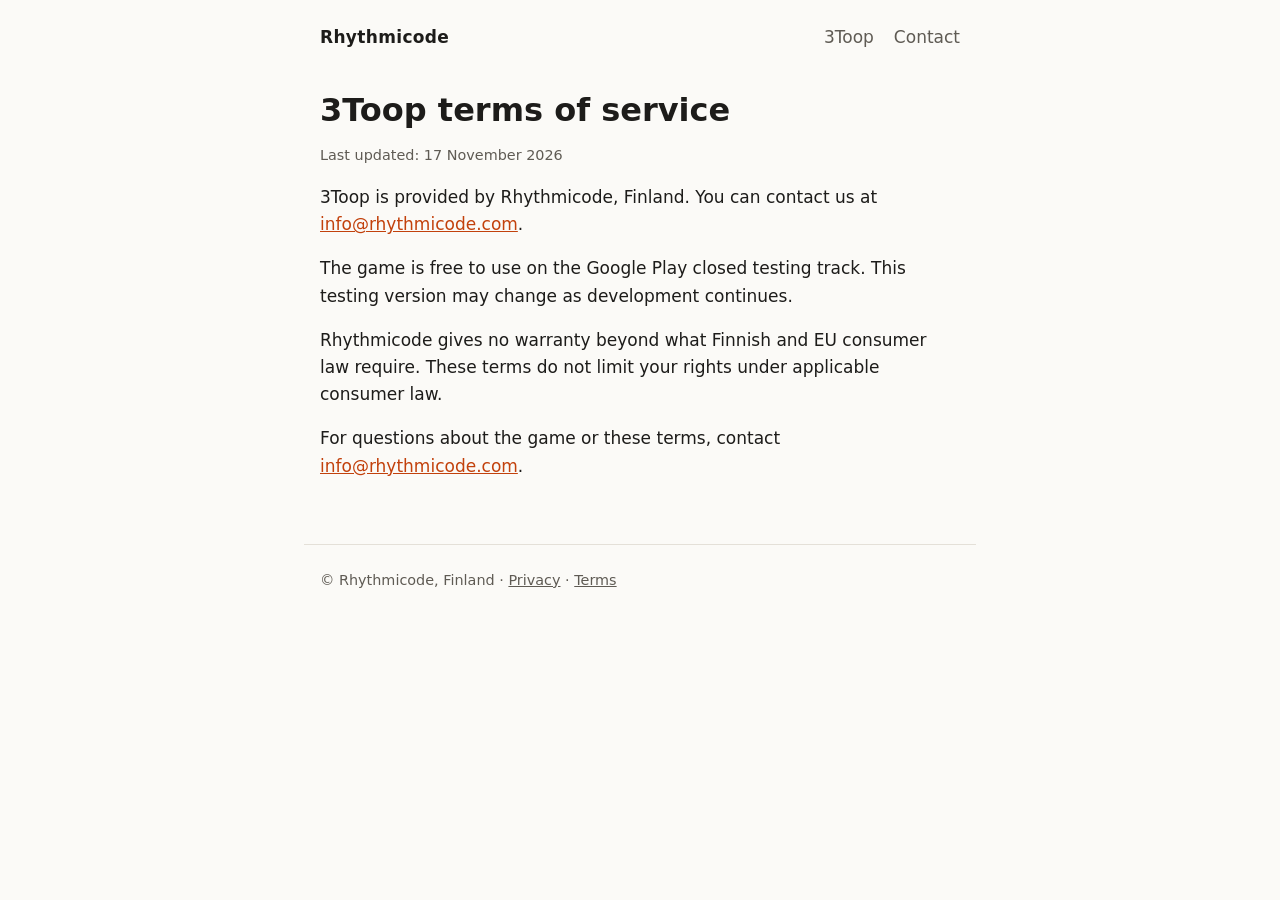
<file: 3toop/terms/index.html>
<!doctype html>
<html lang="en">
<head>
  <meta charset="utf-8">
  <meta name="viewport" content="width=device-width, initial-scale=1">
  <title>3Toop Terms of Service</title>
  <meta name="description" content="Terms of service for 3Toop: Street Flick Soccer.">
  <link rel="icon" href="/3toop/icon.png?v=2">
  <link rel="stylesheet" href="/style.css">
</head>
<body>
  <header>
    <a class="brand" href="/">Rhythmicode</a>
    <nav>
      <a href="/3toop/">3Toop</a>
      <a href="mailto:info@rhythmicode.com">Contact</a>
    </nav>
  </header>
  <main>
    <h1>3Toop terms of service</h1>
    <p class="updated">Last updated: 17 November 2026</p>

    <p>3Toop is provided by Rhythmicode, Finland. You can contact us at
    <a href="mailto:info@rhythmicode.com">info@rhythmicode.com</a>.</p>

    <p>The game is free to use on the Google Play closed testing track. This
    testing version may change as development continues.</p>

    <p>Rhythmicode gives no warranty beyond what Finnish and EU consumer law
    require. These terms do not limit your rights under applicable consumer
    law.</p>

    <p>For questions about the game or these terms, contact
    <a href="mailto:info@rhythmicode.com">info@rhythmicode.com</a>.</p>
  </main>
  <footer>
    © Rhythmicode, Finland ·
    <a href="/3toop/privacy/">Privacy</a> ·
    <a href="/3toop/terms/" aria-current="page">Terms</a>
  </footer>
</body>
</html>
</file>
<file: style.css>
:root {
  --bg: #fbfaf7;
  --fg: #1d1c1a;
  --muted: #5f5b54;
  --accent: #c2410c;
  --rule: #e4e0d8;
  color-scheme: light dark;
}

@media (prefers-color-scheme: dark) {
  :root {
    --bg: #161514;
    --fg: #ecebe7;
    --muted: #a8a49c;
    --accent: #fb923c;
    --rule: #2e2c29;
  }
}

* { box-sizing: border-box; }

body {
  margin: 0;
  background: var(--bg);
  color: var(--fg);
  font: 17px/1.6 system-ui, -apple-system, "Segoe UI", Roboto, sans-serif;
}

main, header, footer {
  max-width: 42rem;
  margin: 0 auto;
  padding: 0 16px;
}

header {
  display: flex;
  justify-content: space-between;
  align-items: baseline;
  flex-wrap: wrap;
  gap: 0.5rem 1.25rem;
  padding-top: 1.5rem;
  padding-bottom: 1.5rem;
}

header .brand {
  font-weight: 700;
  letter-spacing: 0.02em;
  color: var(--fg);
  text-decoration: none;
}

nav { display: flex; gap: 1.25rem; }
nav a { color: var(--muted); text-decoration: none; }
nav a:hover, nav a[aria-current="page"] { color: var(--fg); }

h1 { font-size: 2rem; line-height: 1.2; margin: 1rem 0 0.5rem; }
h2 { font-size: 1.2rem; margin: 2rem 0 0.5rem; }

a { color: var(--accent); }

.lede { font-size: 1.15rem; color: var(--muted); }
.updated { color: var(--muted); font-size: 0.9rem; }

.card {
  display: flex;
  gap: 1rem;
  align-items: center;
  padding: 1rem;
  border: 1px solid var(--rule);
  border-radius: 12px;
  color: inherit;
  text-decoration: none;
}
.card img { width: 72px; height: 72px; border-radius: 16px; flex: none; }
.card strong { display: block; font-size: 1.1rem; }
.card span { color: var(--muted); }

footer {
  margin-top: 4rem;
  padding-top: 1.5rem;
  padding-bottom: 2rem;
  border-top: 1px solid var(--rule);
  color: var(--muted);
  font-size: 0.9rem;
}
footer a { color: var(--muted); }
</file>
